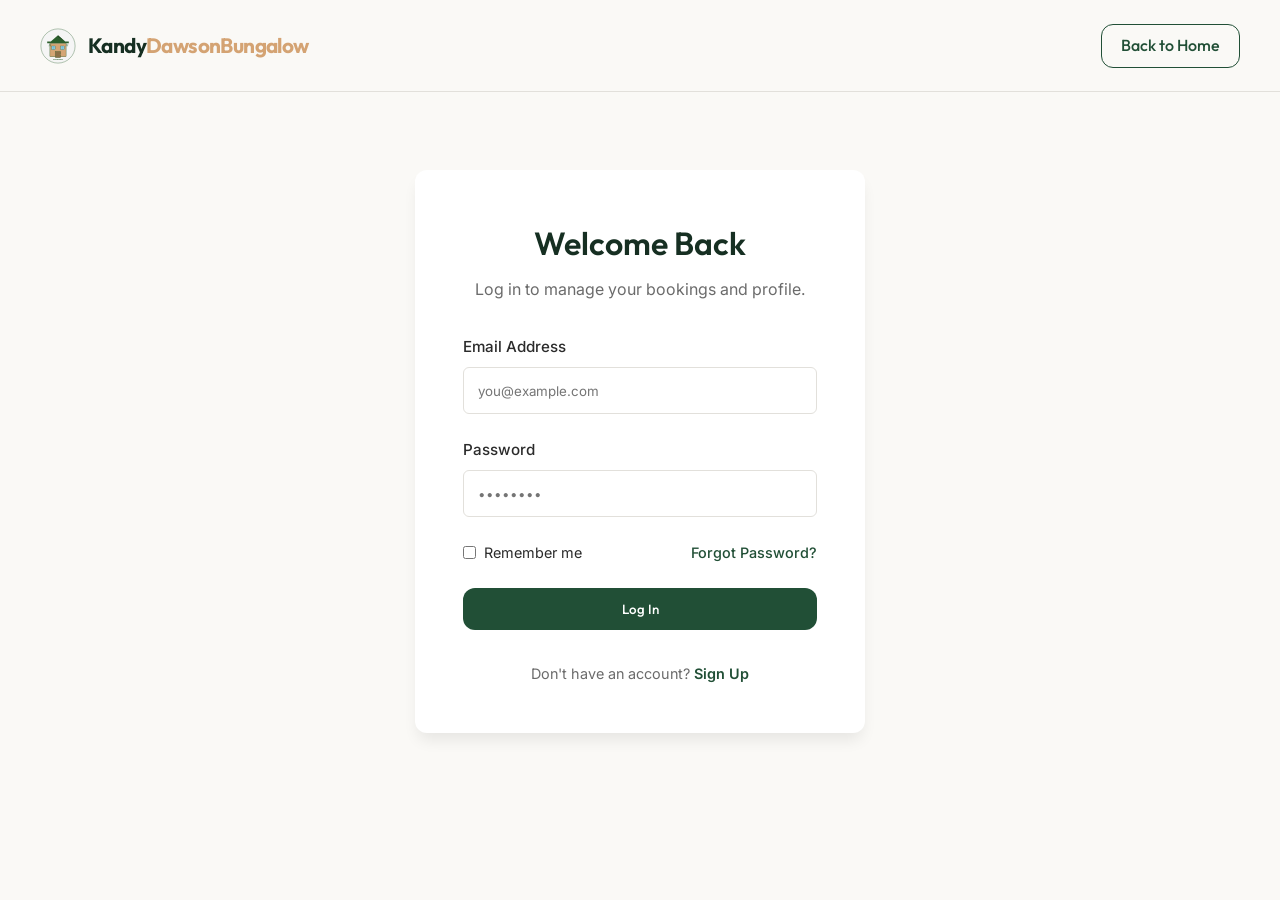
<file: login.html>
<!DOCTYPE html>
<html lang="en">

<head>
    <meta charset="UTF-8">
    <meta name="viewport" content="width=device-width, initial-scale=1.0">
    <title>Login | KandyDawsonBungalow</title>
    <link rel="icon" type="image/svg+xml" href="assets/images/logo.svg">
    <link rel="stylesheet" href="assets/css/styles.css">
    <style>
        body {
            background-color: var(--bg-color);
        }

        .error-msg {
            display: none;
            background: #fff0f0;
            color: #c0392b;
            border: 1px solid #f5c6c6;
            border-radius: 8px;
            padding: 0.75rem 1rem;
            font-size: 0.9rem;
            margin-bottom: 1.25rem;
        }
    </style>
    <link href='https://unpkg.com/boxicons@2.1.4/css/boxicons.min.css' rel='stylesheet'>
</head>

<body>

    <!-- Navbar -->
    <header class="site-header" style="border-bottom: none;">
        <nav class="navbar container" style="border-bottom: none;">
            <div class="nav-brand">
                <a href="index.html">
                    <img src="assets/images/logo.svg" alt="KandyDawsonBungalow Logo" class="logo">
                    <h1>Kandy<span>DawsonBungalow</span></h1>
                </a>
            </div>
            <div class="nav-actions auth-actions">
                <a href="index.html" class="btn btn-outline" style="padding: 0.5rem 1.2rem;">Back to Home</a>
            </div>
        </nav>
    </header>

    <!-- Login Form -->
    <div class="auth-wrapper">
        <div class="auth-container">
            <h2>Welcome Back</h2>
            <p>Log in to manage your bookings and profile.</p>

            <!-- Error banner -->
            <div class="error-msg" id="error-msg"></div>

            <form id="login-form">
                <div class="form-group">
                    <label for="email">Email Address</label>
                    <input type="email" id="email" placeholder="you@example.com" required>
                </div>

                <div class="form-group">
                    <label for="password">Password</label>
                    <input type="password" id="password" placeholder="••••••••" required>
                </div>

                <div
                    style="display: flex; justify-content: space-between; align-items: center; margin-bottom: 1.5rem; font-size: 0.9rem;">
                    <label style="display: flex; align-items: center; gap: 0.5rem; font-weight: normal;">
                        <input type="checkbox" id="remember-me"> Remember me
                    </label>
                    <a href="reset-password.html" style="color: var(--primary); font-weight: 500;">Forgot Password?</a>
                </div>

                <button type="submit" id="submit-btn" class="btn btn-primary" style="width: 100%;">
                    Log In
                </button>
            </form>

            <div class="auth-footer">
                Don't have an account? <a href="register.html">Sign Up</a>
            </div>
        </div>
    </div>

    <script src="assets/js/custom-alert.js"></script>
    <script src="assets/js/auth.js"></script>
    <script>
        // Redirect away if already logged in
        redirectIfLoggedIn();

        document.getElementById('login-form').addEventListener('submit', async function (e) {
            e.preventDefault();

            hideError('error-msg');

            const email = document.getElementById('email').value.trim();
            const password = document.getElementById('password').value;

            setLoading('submit-btn', true, 'Logging in...');

            try {
                const data = await apiFetch('/api/auth/login', {
                    method: 'POST',
                    body: JSON.stringify({ email, password }),
                });

                // Save token and user info
                saveAuth(data.token, {
                    id: data.id,
                    name: data.name,
                    email: data.email,
                    role: data.role,
                });

                if (typeof window.showCustomAlert === 'function') {
                    await window.showCustomAlert("Login Successful", "Welcome back, " + data.name + "!", "success");
                }

                // Redirect — admins go to admin dashboard, customers to profile
                if (data.role === 'admin') {
                    window.location.href = 'admin.html';
                } else {
                    window.location.href = 'profile.html';
                }

            } catch (err) {
                showError('error-msg', err.message);
                setLoading('submit-btn', false);
            }
        });
    </script>
</body>

</html>
</file>
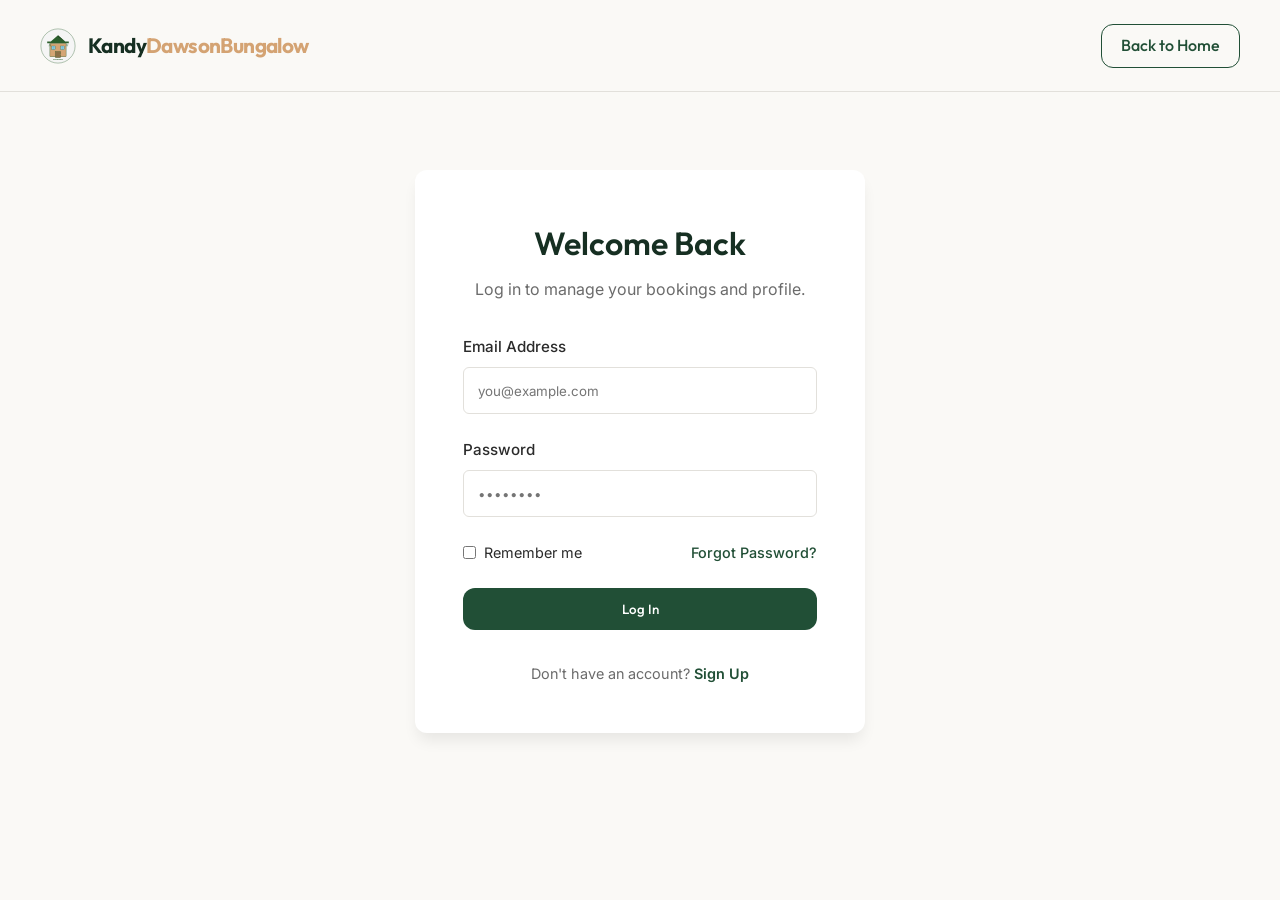
<file: profile.html>
<!DOCTYPE html>
<html lang="en">

<head>
    <meta charset="UTF-8">
    <meta name="viewport" content="width=device-width, initial-scale=1.0">
    <title>My Profile | KandyDawsonBungalow</title>
    <link rel="icon" type="image/svg+xml" href="assets/images/logo.svg">
    <link rel="stylesheet" href="assets/css/styles.css">
    <link rel="stylesheet" href="assets/css/profile.css">
    <link rel="stylesheet" href="assets/css/chatbot-modal.css">

    <link rel="preconnect" href="https://fonts.googleapis.com">
    <link rel="preconnect" href="https://fonts.gstatic.com" crossorigin>
    <link href="https://fonts.googleapis.com/css2?family=Outfit:wght@300;400;500;600;700;800&display=swap" rel="stylesheet">
    
    
    <link rel="stylesheet" href="https://cdnjs.cloudflare.com/ajax/libs/font-awesome/6.4.0/css/all.min.css">

    <style>
        .error-msg {
            display: none;
            background: #fff0f0;
            color: #c0392b;
            border: 1px solid #f5c6c6;
            border-radius: 8px;
            padding: 0.75rem 1rem;
            font-size: 0.9rem;
            margin-bottom: 1rem;
        }

        .success-msg {
            display: none;
            background: #f0fff4;
            color: #276749;
            border: 1px solid #c3e6cb;
            border-radius: 8px;
            padding: 0.75rem 1rem;
            font-size: 0.9rem;
            margin-bottom: 1rem;
        }

        /* Edit form — hidden by default */
        #edit-form-section {
            display: none;
            margin-top: 1.5rem;
        }

        #edit-form-section.open {
            display: block;
        }

        /* Booking cards */
        .booking-card {
            border: 1px solid #e8e8e8;
            border-radius: 12px;
            padding: 1.25rem 1.5rem;
            margin-bottom: 1rem;
            background: #fafafa;
        }

        .booking-card-header {
            display: flex;
            justify-content: space-between;
            align-items: flex-start;
            margin-bottom: 0.75rem;
        }

        .booking-room {
            font-size: 1rem;
            font-weight: 600;
            color: var(--text-dark);
        }

        .booking-type {
            font-size: 0.8rem;
            color: var(--text-light);
            margin-top: 2px;
        }

        .booking-status {
            font-size: 0.75rem;
            font-weight: 600;
            padding: 3px 12px;
            border-radius: 99px;
            text-transform: capitalize;
        }

        .status-pending {
            background: #fffbe6;
            color: #b45309;
        }

        .status-confirmed {
            background: #e8f5e9;
            color: #276749;
        }

        .status-cancelled {
            background: #f5f5f5;
            color: #888;
        }

        .booking-meta {
            display: flex;
            gap: 1.5rem;
            flex-wrap: wrap;
            font-size: 0.85rem;
            color: var(--text-light);
            margin-bottom: 0.75rem;
        }

        .booking-meta span {
            display: flex;
            align-items: center;
            gap: 0.3rem;
        }

        .booking-price {
            font-size: 1rem;
            font-weight: 600;
            color: var(--primary);
        }

        .booking-actions {
            margin-top: 0.75rem;
        }

        .btn-cancel-booking {
            font-size: 0.82rem;
            padding: 0.4rem 1rem;
            background: #fff0f0;
            color: #c0392b;
            border: 1px solid #f5c6c6;
            border-radius: 7px;
            cursor: pointer;
        }

        .btn-cancel-booking:hover {
            background: #ffe0e0;
        }

        .btn-cancel-booking:disabled {
            opacity: 0.5;
            cursor: not-allowed;
        }

        .bookings-empty {
            text-align: center;
            color: var(--text-light);
            padding: 3rem 0;
        }

        .tab-row {
            display: flex;
            gap: 6px;
            flex-wrap: wrap;
            margin-bottom: 1.5rem;
        }

        .tab-btn {
            padding: 5px 14px;
            border-radius: 99px;
            border: 1px solid #e0e0e0;
            background: #fff;
            font-size: 0.82rem;
            cursor: pointer;
            color: var(--text-light);
        }

        .tab-btn.active {
            background: #e8f5e9;
            border-color: #a5d6a7;
            color: var(--primary);
            font-weight: 600;
        }
    </style>
    <link href='https://unpkg.com/boxicons@2.1.4/css/boxicons.min.css' rel='stylesheet'>
</head>

<body>

    <!-- Navbar -->
    <header class="site-header">
        <nav class="navbar container">
            <div class="nav-brand">
                <a href="index.html">
                    <img src="assets/images/logo.svg" alt="KandyDawsonBungalow Logo" class="logo">
                    <h1>Kandy<span>DawsonBungalow</span></h1>
                </a>
            </div>
            <button class="mobile-menu-btn" aria-label="Toggle mobile menu">
                <span></span><span></span><span></span>
            </button>
            <ul class="nav-links">
                <li><a href="index.html">Home</a></li>
                <li><a href="rooms.html">Rooms</a></li>
                <li><a href="about.html">About Us</a></li>
                <li><a href="reviews.html">Reviews</a></li>
                <li><a href="contact.html">Contact Us</a></li>
            </ul>
            <div class="nav-actions">
                <a href="profile.html" class="active" id="nav-profile-link"
                    style="font-weight:600; color:var(--primary);">My Profile</a>
                <button id="logout-btn" class="btn btn-outline" style="padding: 0.5rem 1rem;">
                    Log Out
                </button>
            </div>
        </nav>
    </header>

    <!-- Profile Header -->
    <section class="profile-header">
        <div class="container">
            <div class="profile-title-area">
                <div class="profile-avatar" id="profile-avatar">?</div>
                <div class="profile-greeting">
                    <h1 id="greeting-name">Welcome</h1>
                    <p>Manage your account details and view your bookings</p>
                </div>
            </div>
        </div>
    </section>

    <!-- Main Content -->
    <section class="container" style="padding-top: 3rem; padding-bottom: 6rem; display: flex; gap: 2rem; flex-wrap: wrap;">

        <!-- Sidebar — Personal Details -->
        <div class="profile-sidebar">
            <div class="profile-card" style="border-radius:16px;overflow:hidden;padding:0;">

                <!-- Card Header -->
                <div style="background:linear-gradient(135deg,var(--primary,#214f36),#2d6a4f);
                            padding:1.4rem 1.6rem 1.2rem;">
                    <h2 style="color:#fff;font-size:1.15rem;font-weight:700;margin:0 0 2px;">Personal Details</h2>
                    <p style="color:rgba(255,255,255,0.65);font-size:0.8rem;margin:0;">Your account information</p>
                </div>

                <!-- View mode -->
                <div id="view-details" style="padding:1.4rem 1.6rem;">
                    <div style="display:flex;flex-direction:column;gap:0;">

                        <!-- Full Name -->
                        <div style="display:flex;align-items:center;gap:0.9rem;padding:0.85rem 0;border-bottom:1px solid #f0f0f0;">
                            <div style="width:36px;height:36px;border-radius:50%;background:#e8f5e9;display:flex;align-items:center;justify-content:center;flex-shrink:0;font-size:1rem;">👤</div>
                            <div style="min-width:0;">
                                <p style="margin:0;font-size:0.72rem;color:#aaa;text-transform:uppercase;font-weight:600;letter-spacing:0.5px;">Full Name</p>
                                <p id="profile-name" style="margin:2px 0 0;font-weight:600;color:#1a1a2e;font-size:0.95rem;white-space:nowrap;overflow:hidden;text-overflow:ellipsis;">Loading...</p>
                            </div>
                        </div>

                        <!-- Email -->
                        <div style="display:flex;align-items:center;gap:0.9rem;padding:0.85rem 0;border-bottom:1px solid #f0f0f0;">
                            <div style="width:36px;height:36px;border-radius:50%;background:#e3f2fd;display:flex;align-items:center;justify-content:center;flex-shrink:0;font-size:1rem;">✉️</div>
                            <div style="min-width:0;">
                                <p style="margin:0;font-size:0.72rem;color:#aaa;text-transform:uppercase;font-weight:600;letter-spacing:0.5px;">Email Address</p>
                                <p id="profile-email" style="margin:2px 0 0;font-weight:600;color:#1a1a2e;font-size:0.9rem;white-space:nowrap;overflow:hidden;text-overflow:ellipsis;">Loading...</p>
                            </div>
                        </div>

                        <!-- Phone -->
                        <div style="display:flex;align-items:center;gap:0.9rem;padding:0.85rem 0;border-bottom:1px solid #f0f0f0;">
                            <div style="width:36px;height:36px;border-radius:50%;background:#fff3e0;display:flex;align-items:center;justify-content:center;flex-shrink:0;font-size:1rem;">📞</div>
                            <div style="min-width:0;">
                                <p style="margin:0;font-size:0.72rem;color:#aaa;text-transform:uppercase;font-weight:600;letter-spacing:0.5px;">Phone Number</p>
                                <p id="profile-phone" style="margin:2px 0 0;font-weight:600;color:#1a1a2e;font-size:0.95rem;">—</p>
                            </div>
                        </div>

                        <!-- Password -->
                        <div style="display:flex;align-items:center;gap:0.9rem;padding:0.85rem 0;">
                            <div style="width:36px;height:36px;border-radius:50%;background:#fce4ec;display:flex;align-items:center;justify-content:center;flex-shrink:0;font-size:1rem;">🔒</div>
                            <div>
                                <p style="margin:0;font-size:0.72rem;color:#aaa;text-transform:uppercase;font-weight:600;letter-spacing:0.5px;">Password</p>
                                <p style="margin:2px 0 2px;font-weight:600;color:#1a1a2e;letter-spacing:2px;">••••••••</p>
                                <a href="reset-password.html" style="font-size:0.78rem;color:var(--primary,#214f36);font-weight:600;text-decoration:none;border-bottom:1px dashed var(--primary,#214f36);">Change Password</a>
                            </div>
                        </div>

                    </div>

                    <button id="edit-toggle-btn" class="btn btn-outline"
                        style="width:100%;margin-top:1.2rem;border-radius:10px;font-weight:600;">
                        ✏️ Edit Details
                    </button>
                </div>

                <!-- Edit form (hidden until Edit is clicked) -->
                <div id="edit-form-section" style="padding:1.4rem 1.6rem;">
                    <div style="margin-bottom:1rem;">
                        <p style="margin:0;font-size:1rem;font-weight:700;color:#1a1a2e;">Edit Your Details</p>
                        <p style="margin:2px 0 0;font-size:0.8rem;color:#aaa;">Update your name or phone number below</p>
                    </div>
                    <div class="error-msg" id="edit-error"></div>
                    <div class="success-msg" id="edit-success"></div>

                    <div class="form-group">
                        <label for="edit-name" style="font-size:0.8rem;font-weight:600;text-transform:uppercase;letter-spacing:0.4px;color:#555;">Full Name</label>
                        <input type="text" id="edit-name" required pattern="^[A-Za-z\s'\\-]{2,100}$" maxlength="100"
                            title="Full name should only contain letters, spaces, apostrophes, or hyphens."
                            style="border-radius:10px;">
                    </div>
                    <div class="form-group">
                        <label for="edit-phone" style="font-size:0.8rem;font-weight:600;text-transform:uppercase;letter-spacing:0.4px;color:#555;">Phone Number</label>
                        <input type="tel" id="edit-phone" placeholder="+94771234567"
                            pattern="^\+?[0-9\s\-()]{10,20}$" maxlength="20"
                            title="Enter a valid phone number with exactly 10 digits, optional +, spaces, hyphens, or parentheses"
                            style="border-radius:10px;">
                    </div>
                    <div style="display:flex;gap:0.75rem;margin-top:1rem;">
                        <button id="save-btn" class="btn btn-primary" style="flex:1;border-radius:10px;font-weight:600;">Save Changes</button>
                        <button id="cancel-edit-btn" class="btn btn-outline" style="flex:1;border-radius:10px;font-weight:600;">Cancel</button>
                    </div>
                </div>
            </div>
        </div>

        <!-- Main — Bookings -->
        <div class="profile-main">
            <div class="profile-card">
                <div style="display: flex; justify-content: space-between; align-items: center; margin-bottom: 1.5rem;">
                    <h2>My Bookings</h2>
                    <a href="rooms.html" class="btn btn-primary" style="padding: 0.5rem 1rem;">Book a Room</a>
                </div>

                <!-- Status filter tabs -->
                <div class="tab-row" id="tab-row">
                    <button class="tab-btn active" data-status="all">All</button>
                    <button class="tab-btn" data-status="pending">Pending</button>
                    <button class="tab-btn" data-status="confirmed">Confirmed</button>
                    <button class="tab-btn" data-status="cancelled">Cancelled</button>
                </div>

                <div id="user-bookings-container">
                    <p style="text-align: center; color: var(--text-light); padding: 2rem 0;">
                        Loading your bookings...
                    </p>
                </div>
            </div>
        </div>

    </section>

    <!-- Footer -->
    <footer>
        <div class="container">
            <div class="footer-grid">
                <div class="footer-col">
                    <h3>KandyDawsonBungalow</h3>
                    <p>Your peaceful escape in the hills of Sri Lanka.</p>
                </div>
                <div class="footer-col" style="padding-left: 2rem;">
                    <h3>Quick Links</h3>
                    <a href="index.html">Home</a>
                    <a href="rooms.html">Rooms & Rates</a>
                    <a href="about.html">About Us</a>
                    <a href="reviews.html">Reviews</a>
                    <a href="contact.html">Contact</a>
                </div>
                <div class="footer-col">
                    <h3>Contact Info</h3>
                    <p>📍 Kadugannawa, Sri Lanka</p>
                    <p>📞 +94 123 456 789</p>
                    <p>✉️ bookings@dawsonbungalow.com</p>
                </div>
            </div>
            <div class="footer-bottom">
                &copy; 2026 KandyDawsonBungalow. All rights reserved.
            </div>
        </div>
    </footer>

    <!-- Chatbot Widget -->
<div class="chatbot-widget">
    <button class="chat-toggle-btn" id="chat-toggle-btn" aria-label="Open chat">
        <img src="https://cdn-icons-png.flaticon.com/512/4712/4712109.png" alt="Chat" width="30" height="30">
    </button>
</div>


<div id="chatbot-modal">
  <div class="chatbot-modal-content">
    <button id="chatbot-close" aria-label="Close chat">&times;</button>
  </div>
</div>

    <script src="assets/js/custom-alert.js"></script>
    <script src="assets/js/chatbot-modal.js"></script>
    <script src="assets/js/auth.js"></script>
    <script src="assets/js/main.js"></script>
    <script>
        // Guard — must be logged in
        requireLogin();

        // ── State ──────────────────────────────────────────────────────────────
        let allBookings = [];
        let activeStatus = 'all';

        // ── Load profile from API ──────────────────────────────────────────────
        async function loadProfile() {
            try {
                const user = await apiFetch('/api/auth/profile');

                // Update avatar and greeting
                document.getElementById('profile-avatar').textContent =
                    user.name ? user.name.charAt(0).toUpperCase() : '?';
                document.getElementById('greeting-name').textContent =
                    'Welcome, ' + user.name;

                // Fill detail fields
                document.getElementById('profile-name').textContent = user.name || '—';
                document.getElementById('profile-email').textContent = user.email || '—';
                document.getElementById('profile-phone').textContent = user.phone || '—';

                // Pre-fill edit fields
                document.getElementById('edit-name').value = user.name || '';
                document.getElementById('edit-phone').value = user.phone || '';

            } catch (err) {
                console.error('Failed to load profile:', err.message);
            }
        }

        // ── Load bookings from API ─────────────────────────────────────────────
        async function loadBookings() {
            const container = document.getElementById('user-bookings-container');
            try {
                allBookings = await apiFetch('/api/bookings/my');
                console.log('📋 API /bookings/my response:', allBookings);
                if (allBookings.length > 0) {
                    console.log('First booking fields:', JSON.stringify(allBookings[0], null, 2));
                }
                renderBookings();
            } catch (err) {
                container.innerHTML = `
                    <p style="text-align:center;color:#c0392b;padding:2rem 0;">
                        Failed to load bookings. Please refresh.
                    </p>`;
            }
        }

        // ── Render bookings filtered by activeStatus ───────────────────────────
        function renderBookings() {
            const container = document.getElementById('user-bookings-container');
            const filtered = activeStatus === 'all'
                ? allBookings
                : allBookings.filter(b => b.status === activeStatus);

            if (filtered.length === 0) {
                container.innerHTML = `
                    <div class="bookings-empty">
                        <p>${activeStatus === 'all'
                        ? "You haven't made any bookings yet."
                        : `No ${activeStatus} bookings found.`}</p>
                        ${activeStatus === 'all'
                        ? '<a href="rooms.html" class="btn btn-primary" style="margin-top:1rem;display:inline-block;">Browse Rooms</a>'
                        : ''}
                    </div>`;
                return;
            }

            container.innerHTML = filtered.map(b => buildBookingCard(b)).join('');

            // Attach cancel button listeners
            container.querySelectorAll('.btn-cancel-booking').forEach(btn => {
                btn.addEventListener('click', () => cancelBooking(btn.dataset.id));
            });
        }

        // ── Build a single booking card HTML string ────────────────────────────
        function buildBookingCard(b) {
            const checkIn = new Date(b.checkInDate).toLocaleDateString('en-LK',
                { day: 'numeric', month: 'short', year: 'numeric' });
            const checkOut = new Date(b.checkOutDate).toLocaleDateString('en-LK',
                { day: 'numeric', month: 'short', year: 'numeric' });

            const statusColors = {
                pending: { bg: '#fffbe6', color: '#b45309', dot: '#f59e0b' },
                confirmed: { bg: '#e8f5e9', color: '#276749', dot: '#22c55e' },
                cancelled: { bg: '#f5f5f5', color: '#888', dot: '#ccc' },
            };
            const sc = statusColors[b.status] || statusColors.pending;
            const statusLabel = b.status.charAt(0).toUpperCase() + b.status.slice(1);

            const cancelBtn = b.status === 'pending'
                ? `<button class="btn-cancel-booking" data-id="${b.id}"
                        style="font-size:0.8rem;padding:0.4rem 1.1rem;background:#fff0f0;color:#c0392b;
                               border:1px solid #f5c6c6;border-radius:8px;cursor:pointer;font-weight:500;">
                       Cancel Booking</button>`
                : b.status === 'confirmed'
                    ? `<p style="font-size:0.78rem;color:#aaa;margin:0;font-style:italic;">Contact us to cancel a confirmed booking.</p>`
                    : '';

            const requests = b.specialRequests
                ? `<div style="background:#f9f9f9;border-radius:8px;padding:0.6rem 0.9rem;
                               font-size:0.82rem;color:#666;border-left:3px solid #c3e6cb;">
                       📝 ${b.specialRequests}
                   </div>`
                : '';

            const promoBadge = b.promoCode
                ? `<span style="display:inline-flex;align-items:center;gap:5px;
                               background:linear-gradient(135deg,#e8f5e9,#d4edda);
                               color:#276749;padding:4px 12px;border-radius:20px;
                               font-size:0.75rem;font-weight:700;border:1px solid #a5d6a7;">
                       🏷️ ${b.promoCode}
                   </span>`
                : '';

            // Calculate nights from dates since API may not return totalNights
            const nights = b.totalNights || Math.ceil(
                (new Date(b.checkOutDate) - new Date(b.checkInDate)) / (1000 * 60 * 60 * 24)
            ) || 0;

            // Room info — use what the API provides with safe fallbacks
            const roomLabel = b.roomNumber ? `Room ${b.roomNumber}` : (b.roomId || 'Your Room');
            const roomType = b.roomType || '';

            return `
                <div id="booking-${b.id}" style="
                    background:#fff;border:1px solid #eaeaea;border-radius:14px;
                    margin-bottom:1.1rem;overflow:hidden;
                    box-shadow:0 2px 10px rgba(0,0,0,0.05);
                    transition:box-shadow 0.2s;
                " onmouseenter="this.style.boxShadow='0 4px 20px rgba(0,0,0,0.1)'"
                   onmouseleave="this.style.boxShadow='0 2px 10px rgba(0,0,0,0.05)'">

                    <!-- Card Header -->
                    <div style="display:flex;justify-content:space-between;align-items:center;
                                padding:1rem 1.4rem;border-bottom:1px solid #f0f0f0;">
                        <div>
                            <p style="margin:0;font-weight:700;font-size:1rem;color:#1a1a2e;">${roomLabel}</p>
                            <p style="margin:2px 0 0;font-size:0.8rem;color:#888;">${roomType}</p>
                        </div>
                        <span style="display:inline-flex;align-items:center;gap:6px;
                                     background:${sc.bg};color:${sc.color};
                                     padding:4px 12px;border-radius:20px;font-size:0.75rem;font-weight:700;">
                            <span style="width:7px;height:7px;border-radius:50%;background:${sc.dot};display:inline-block;"></span>
                            ${statusLabel}
                        </span>
                    </div>

                    <!-- Date + Guests Strip -->
                    <div style="display:flex;align-items:center;padding:1rem 1.4rem;background:#fafafa;gap:0.5rem;">
                        <div style="text-align:center;flex:1;">
                            <p style="margin:0;font-size:0.7rem;color:#aaa;text-transform:uppercase;font-weight:600;letter-spacing:0.5px;">Check-In</p>
                            <p style="margin:4px 0 0;font-weight:700;font-size:0.9rem;color:#1a1a2e;">${checkIn}</p>
                        </div>
                        <div style="text-align:center;padding:0 0.5rem;">
                            <div style="font-size:1rem;color:#ccc;">→</div>
                            <div style="font-size:0.68rem;color:#aaa;">${nights}N</div>
                        </div>
                        <div style="text-align:center;flex:1;">
                            <p style="margin:0;font-size:0.7rem;color:#aaa;text-transform:uppercase;font-weight:600;letter-spacing:0.5px;">Check-Out</p>
                            <p style="margin:4px 0 0;font-weight:700;font-size:0.9rem;color:#1a1a2e;">${checkOut}</p>
                        </div>
                        <div style="width:1px;height:36px;background:#e5e5e5;margin:0 0.75rem;"></div>
                        <div style="text-align:center;flex:0.8;">
                            <p style="margin:0;font-size:0.7rem;color:#aaa;text-transform:uppercase;font-weight:600;letter-spacing:0.5px;">Guests</p>
                            <p style="margin:4px 0 0;font-weight:700;font-size:0.9rem;color:#1a1a2e;">👥 ${b.guests}</p>
                        </div>
                    </div>

                    <!-- Price + Promo + Actions -->
                    <div style="display:flex;justify-content:space-between;align-items:center;
                                flex-wrap:wrap;gap:0.75rem;padding:0.9rem 1.4rem;border-top:1px solid #f0f0f0;">
                        <div style="display:flex;align-items:center;gap:0.7rem;flex-wrap:wrap;">
                            <span style="font-size:1.15rem;font-weight:800;color:var(--primary);">LKR ${Number(b.totalPrice || 0).toLocaleString()}</span>
                            ${promoBadge}
                        </div>
                        <div>${cancelBtn}</div>
                    </div>

                    ${requests ? `<div style="padding:0 1.4rem 1rem;">${requests}</div>` : ''}
                </div>`;
        }

        // ── Cancel a booking ───────────────────────────────────────────────────
        async function cancelBooking(bookingId) {
            let confirmed = false;
            if (typeof window.showCustomConfirm === 'function') {
                confirmed = await window.showCustomConfirm("Cancel Booking", "Are you sure you want to cancel this booking?");
            } else {
                confirmed = confirm('Are you sure you want to cancel this booking?');
            }

            if (!confirmed) return;

            const btn = document.querySelector(`.btn-cancel-booking[data-id="${bookingId}"]`);
            if (btn) { btn.disabled = true; btn.textContent = 'Cancelling...'; }

            try {
                const updated = await apiFetch(`/api/bookings/my/${bookingId}/cancel`, {
                    method: 'PATCH',
                });

                // Update local state and re-render
                allBookings = allBookings.map(b => b.id === bookingId ? updated : b);
                renderBookings();

            } catch (err) {
                if (typeof window.showCustomAlert === 'function') {
                    await window.showCustomAlert('Error', err.message, 'error');
                } else {
                    alert(err.message);
                }
                if (btn) { btn.disabled = false; btn.textContent = 'Cancel Booking'; }
            }
        }

        // ── Tab filter buttons ─────────────────────────────────────────────────
        document.getElementById('tab-row').addEventListener('click', function (e) {
            const btn = e.target.closest('.tab-btn');
            if (!btn) return;

            document.querySelectorAll('.tab-btn').forEach(b => b.classList.remove('active'));
            btn.classList.add('active');
            activeStatus = btn.dataset.status;
            renderBookings();
        });

        // ── Edit profile toggle ────────────────────────────────────────────────
        document.getElementById('edit-toggle-btn').addEventListener('click', function () {
            document.getElementById('edit-form-section').classList.add('open');
            document.getElementById('edit-toggle-btn').style.display = 'none';
            hideError('edit-error');
            hideError('edit-success');
        });

        document.getElementById('cancel-edit-btn').addEventListener('click', function () {
            document.getElementById('edit-form-section').classList.remove('open');
            document.getElementById('edit-toggle-btn').style.display = 'block';
        });

        const editNameInput = document.getElementById('edit-name');
        const editPhoneInput = document.getElementById('edit-phone');

        editNameInput?.addEventListener('input', function () {
            this.value = this.value.replace(/[^A-Za-z\s'\-]/g, '');
        });

        editPhoneInput?.addEventListener('input', function () {
            this.value = this.value.replace(/[^0-9+\s\-()]/g, '');
        });

        // ── Save profile ───────────────────────────────────────────────────────
        document.getElementById('save-btn').addEventListener('click', async function () {
            hideError('edit-error');
            hideError('edit-success');

            const name = editNameInput.value.trim();
            const phone = editPhoneInput.value.trim();

            // Validation
            const nameRegex = /^[A-Za-z\s'\-]{2,100}$/;
            if (!name || !nameRegex.test(name)) {
                showError('edit-error', 'Please enter a valid full name with only letters, spaces, apostrophes, or hyphens.');
                return;
            }

            if (phone) {
                const phoneRegex = /^\+?[0-9\s\-()]{10,20}$/;
                const digitsOnly = phone.replace(/[\s\-()]/g, "");
                if (!phoneRegex.test(phone) || digitsOnly.length !== 10) {
                    showError('edit-error', 'Please enter a valid phone number with exactly 10 digits.');
                    return;
                }
            }

            setLoading('save-btn', true, 'Saving...');

            try {
                const updated = await apiFetch('/api/auth/profile', {
                    method: 'PUT',
                    body: JSON.stringify({ name, phone }),
                });

                // Update displayed values
                document.getElementById('profile-name').textContent = updated.name || '—';
                document.getElementById('profile-phone').textContent = updated.phone || '—';
                document.getElementById('profile-avatar').textContent =
                    updated.name ? updated.name.charAt(0).toUpperCase() : '?';
                document.getElementById('greeting-name').textContent =
                    'Welcome, ' + updated.name;

                // Update localStorage user object
                const stored = getUser();
                saveAuth(getToken(), { ...stored, name: updated.name });

                showSuccess('edit-success', 'Profile updated successfully.');

                setTimeout(() => {
                    document.getElementById('edit-form-section').classList.remove('open');
                    document.getElementById('edit-toggle-btn').style.display = 'block';
                    hideError('edit-success');
                }, 1500);

            } catch (err) {
                showError('edit-error', err.message);
            } finally {
                setLoading('save-btn', false);
            }
        });

        // ── Logout ─────────────────────────────────────────────────────────────
        document.getElementById('logout-btn').addEventListener('click', async function () {
            clearAuth();
            if (typeof window.showCustomAlert === 'function') {
                await window.showCustomAlert("Logged Out", "You have successfully logged out.", "success");
            }
            window.location.href = 'index.html';
        });

        // ── Init ───────────────────────────────────────────────────────────────
        loadProfile();
        loadBookings();
    </script>
</body>

</html>
</file>
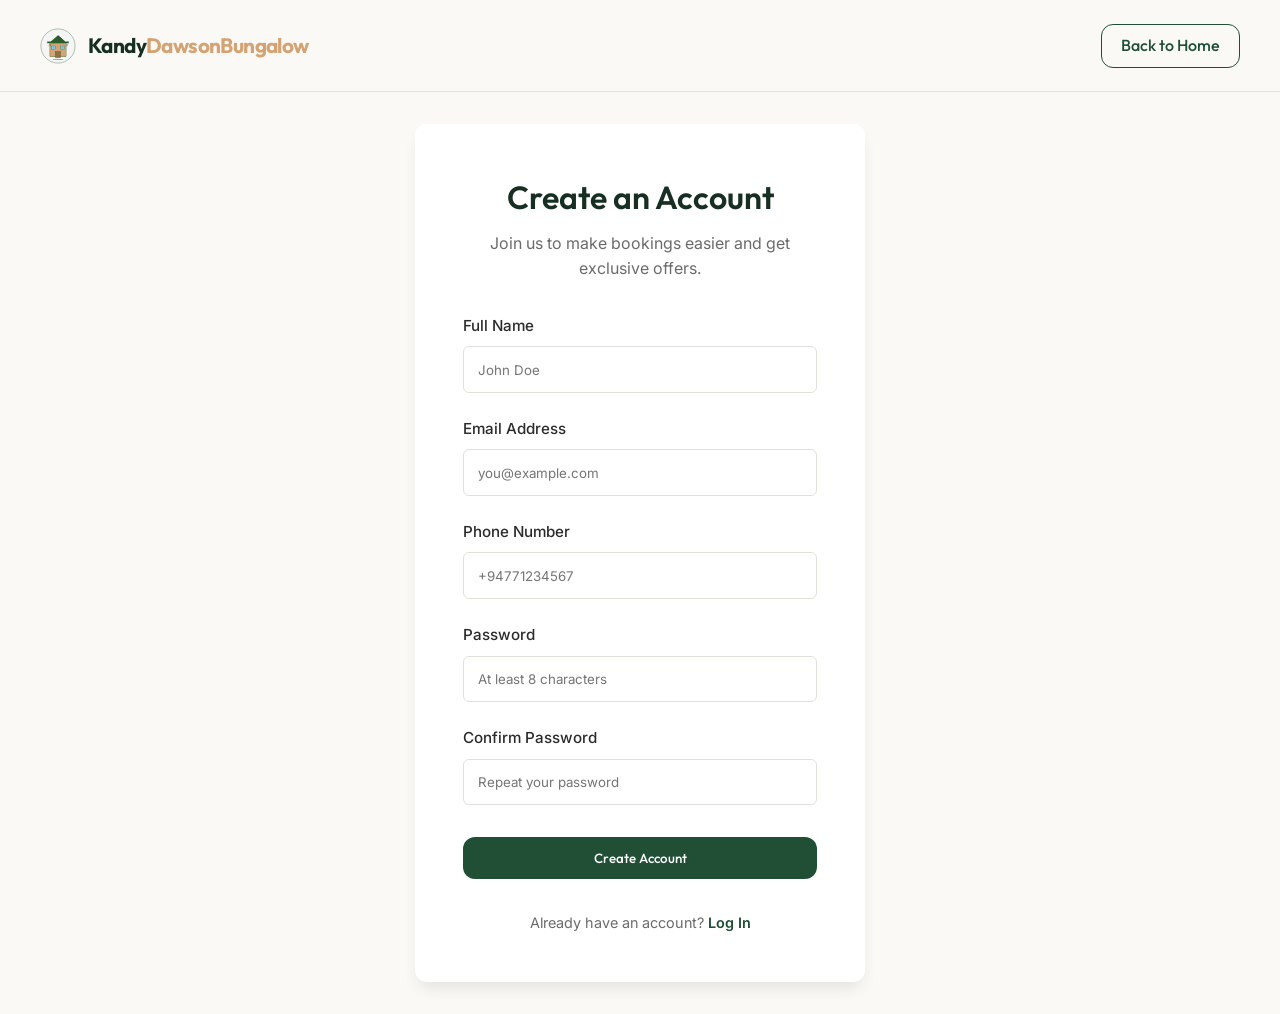
<file: register.html>
<!DOCTYPE html>
<html lang="en">
<head>
    <meta charset="UTF-8">
    <meta name="viewport" content="width=device-width, initial-scale=1.0">
    <title>Register | KandyDawsonBungalow</title>
    <link rel="icon" type="image/svg+xml" href="assets/images/logo.svg">
    <link rel="stylesheet" href="assets/css/styles.css">
    <style>
        body { background-color: var(--bg-color); }

        .error-msg {
            display: none;
            background: #fff0f0;
            color: #c0392b;
            border: 1px solid #f5c6c6;
            border-radius: 8px;
            padding: 0.75rem 1rem;
            font-size: 0.9rem;
            margin-bottom: 1.25rem;
        }

        .success-msg {
            display: none;
            background: #f0fff4;
            color: #276749;
            border: 1px solid #c3e6cb;
            border-radius: 8px;
            padding: 0.75rem 1rem;
            font-size: 0.9rem;
            margin-bottom: 1.25rem;
        }
    </style>
    <link href='https://unpkg.com/boxicons@2.1.4/css/boxicons.min.css' rel='stylesheet'>
</head>
<body>

    <!-- Navbar -->
    <header class="site-header" style="border-bottom: none;">
        <nav class="navbar container" style="border-bottom: none;">
            <div class="nav-brand">
                <a href="index.html">
                    <img src="assets/images/logo.svg" alt="KandyDawsonBungalow Logo" class="logo">
                    <h1>Kandy<span>DawsonBungalow</span></h1>
                </a>
            </div>
            <div class="nav-actions auth-actions">
                <a href="index.html" class="btn btn-outline" style="padding: 0.5rem 1.2rem;">Back to Home</a>
            </div>
        </nav>
    </header>

    <!-- Register Form -->
    <div class="auth-wrapper">
        <div class="auth-container">
            <h2>Create an Account</h2>
            <p>Join us to make bookings easier and get exclusive offers.</p>

            <!-- Error / success banners -->
            <div class="error-msg"   id="error-msg"></div>
            <div class="success-msg" id="success-msg"></div>

            <form id="register-form">
                <div class="form-group">
                    <label for="name">Full Name</label>
                    <input type="text" id="name" placeholder="John Doe" required pattern="^[A-Za-z\s'\-]{2,100}$" maxlength="100" title="Full name should only contain letters, spaces, apostrophes, or hyphens.">
                </div>

                <div class="form-group">
                    <label for="email">Email Address</label>
                    <input type="email" id="email" placeholder="you@example.com" required>
                </div>

                <div class="form-group">
                    <label for="phone">Phone Number</label>
                    <input type="tel" id="phone" placeholder="+94771234567" required inputmode="tel" pattern="^\+?[0-9\s\-()]{10,20}$" maxlength="20" title="Enter a valid phone number with exactly 10 digits, optional +, spaces, hyphens, or parentheses">
                </div>

                <div class="form-group">
                    <label for="password">Password</label>
                    <input type="password" id="password" placeholder="At least 8 characters" required minlength="8">
                </div>

                <div class="form-group" style="margin-bottom: 2rem;">
                    <label for="confirm-password">Confirm Password</label>
                    <input type="password" id="confirm-password" placeholder="Repeat your password" required minlength="8">
                </div>

                <button type="submit" id="submit-btn" class="btn btn-primary" style="width: 100%;">
                    Create Account
                </button>
            </form>

            <div class="auth-footer">
                Already have an account? <a href="login.html">Log In</a>
            </div>
        </div>
    </div>

    <script src="assets/js/auth.js"></script>
    <script>
        // Redirect away if already logged in
        redirectIfLoggedIn();

        const nameInput = document.getElementById('name');
        const phoneInput = document.getElementById('phone');

        nameInput?.addEventListener('input', function () {
            this.value = this.value.replace(/[^A-Za-z\s'\-]/g, '');
        });

        phoneInput?.addEventListener('input', function () {
            this.value = this.value.replace(/[^0-9+\s\-()]/g, '');
        });

        document.getElementById('register-form').addEventListener('submit', async function (e) {
            e.preventDefault();

            hideError('error-msg');
            hideError('success-msg');

            const name            = nameInput.value.trim();
            const email           = document.getElementById('email').value.trim();
            const phone           = phoneInput.value.trim();
            const password        = document.getElementById('password').value;
            const confirmPassword = document.getElementById('confirm-password').value;

            // Client-side validation
            const nameRegex = /^[A-Za-z\s'\-]{2,100}$/;
            if (!name || !nameRegex.test(name)) {
                showError('error-msg', 'Please enter a valid full name with only letters, spaces, apostrophes, or hyphens.');
                return;
            }

            const emailRegex = /^[^\s@]+@[^\s@]+\.[^\s@]+$/;
            if (!email || !emailRegex.test(email)) {
                showError('error-msg', 'Please enter a valid email address.');
                return;
            }

            const phoneRegex = /^\+?[0-9\s\-()]{10,20}$/;
            const digitsOnly = phone.replace(/[\s\-()]/g, "");
            if (!phone || !phoneRegex.test(phone) || digitsOnly.length !== 10) {
                showError('error-msg', 'Please enter a valid phone number with exactly 10 digits.');
                return;
            }

            if (!password) {
                showError('error-msg', 'Please enter a password.');
                return;
            }

            if (password !== confirmPassword) {
                showError('error-msg', 'Passwords do not match.');
                return;
            }

            if (password.length < 8) {
                showError('error-msg', 'Password must be at least 8 characters.');
                return;
            }

            setLoading('submit-btn', true, 'Creating account...');

            try {
                const data = await apiFetch('/api/auth/register', {
                    method: 'POST',
                    body: JSON.stringify({ name, email, password, phone }),
                });

                // Save token and user to localStorage
                saveAuth(data.token, {
                    id:    data.id,
                    name:  data.name,
                    email: data.email,
                    role:  data.role,
                });

                showSuccess('success-msg', 'Account created! Redirecting...');

                // Redirect to profile after short delay
                setTimeout(() => {
                    window.location.href = 'profile.html';
                }, 1200);

            } catch (err) {
                showError('error-msg', err.message);
                setLoading('submit-btn', false);
            }
        });
    </script>
</body>
</html>
</file>
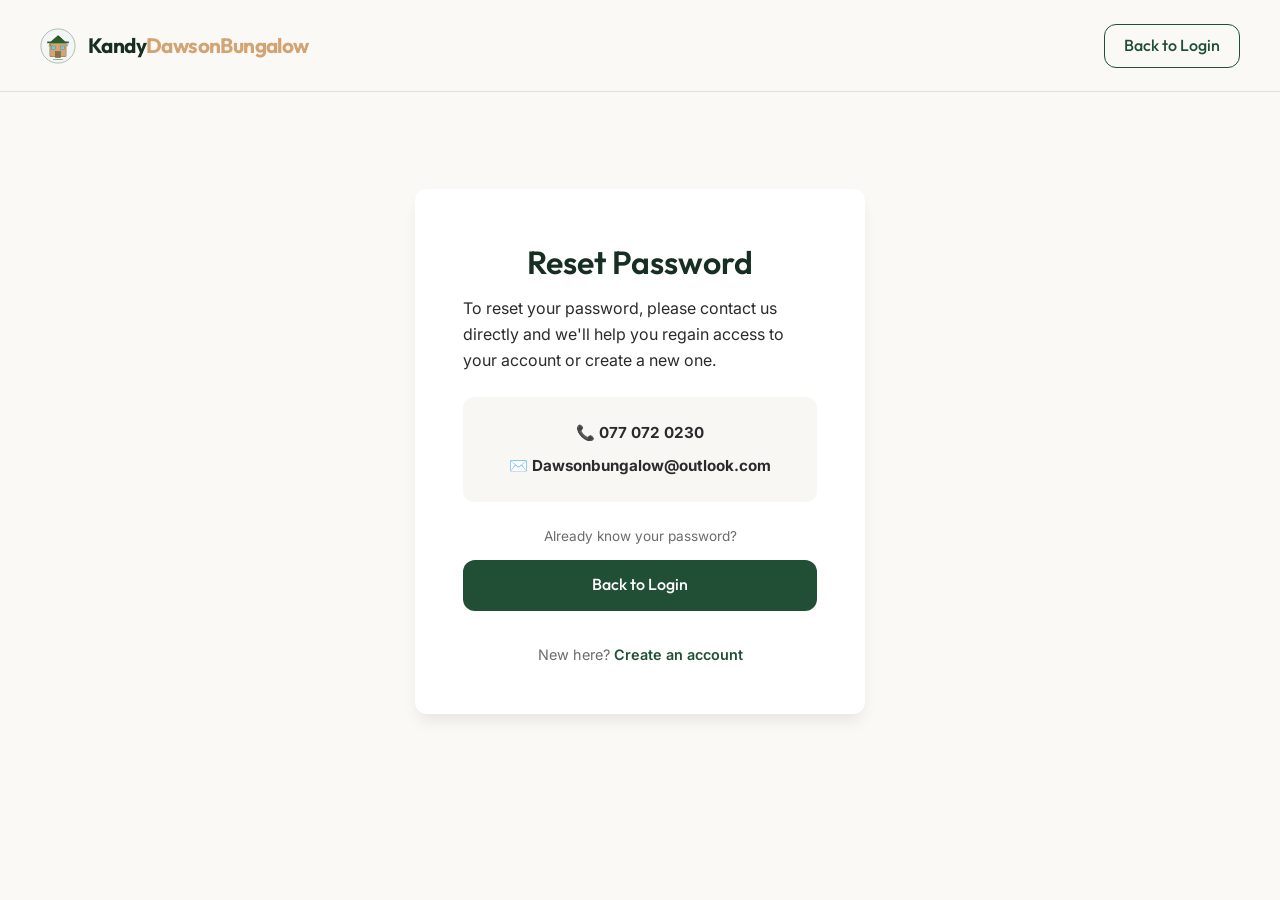
<file: reset-password.html>
<!DOCTYPE html>
<html lang="en">
<head>
    <meta charset="UTF-8">
    <meta name="viewport" content="width=device-width, initial-scale=1.0">
    <title>Reset Password | KandyDawsonBungalow</title>
    <link rel="icon" type="image/svg+xml" href="assets/images/logo.svg">
    <link rel="stylesheet" href="assets/css/styles.css">
    <style>
        body { background-color: var(--bg-color); }

        .error-msg {
            display: none;
            background: #fff0f0;
            color: #c0392b;
            border: 1px solid #f5c6c6;
            border-radius: 8px;
            padding: 0.75rem 1rem;
            font-size: 0.9rem;
            margin-bottom: 1.25rem;
        }

        .success-msg {
            display: none;
            background: #f0fff4;
            color: #276749;
            border: 1px solid #c3e6cb;
            border-radius: 8px;
            padding: 0.75rem 1rem;
            font-size: 0.9rem;
            margin-bottom: 1.25rem;
        }

        /* Step toggle — only one form shown at a time */
        .step { display: none; }
        .step.active { display: block; }
    </style>
    <link href='https://unpkg.com/boxicons@2.1.4/css/boxicons.min.css' rel='stylesheet'>
</head>
<body>

    <!-- Navbar -->
    <header class="site-header" style="border-bottom: none;">
        <nav class="navbar container" style="border-bottom: none;">
            <div class="nav-brand">
                <a href="index.html">
                    <img src="assets/images/logo.svg" alt="KandyDawsonBungalow Logo" class="logo">
                    <h1>Kandy<span>DawsonBungalow</span></h1>
                </a>
            </div>
            <div class="nav-actions auth-actions">
                <a href="login.html" class="btn btn-outline" style="padding: 0.5rem 1.2rem;">Back to Login</a>
            </div>
        </nav>
    </header>

    <div class="auth-wrapper">
        <div class="auth-container">

            <!-- ── STEP 1: Logged-in user changes password ──────────────────── -->
            <!-- Shown when user is already authenticated (came from profile page) -->
            <div class="step" id="step-change">
                <h2>Change Password</h2>
                <p>Enter your current password and choose a new one.</p>

                <div class="error-msg"   id="change-error"></div>
                <div class="success-msg" id="change-success"></div>

                <form id="change-form">
                    <div class="form-group">
                        <label for="current-password">Current Password</label>
                        <input type="password" id="current-password" placeholder="Your current password" required minlength="6">
                    </div>

                    <div class="form-group">
                        <label for="new-password">New Password</label>
                        <input type="password" id="new-password" placeholder="At least 8 characters" required minlength="8">
                    </div>

                    <div class="form-group" style="margin-bottom: 2rem;">
                        <label for="confirm-new-password">Confirm New Password</label>
                        <input type="password" id="confirm-new-password" placeholder="Repeat new password" required minlength="8">
                    </div>

                    <button type="submit" id="change-btn" class="btn btn-primary" style="width: 100%;">
                        Update Password
                    </button>
                </form>

                <div class="auth-footer">
                    <a href="profile.html">← Back to Profile</a>
                </div>
            </div>

            <!-- ── STEP 2: Not logged in — show informational message ──────── -->
            <!-- Real email-based reset requires email infrastructure (SMTP).
                 For now we inform the user to contact the guest house directly.
                 When you add email support later, replace this with the email form. -->
            <div class="step" id="step-contact">
                <h2>Reset Password</h2>
                <p>To reset your password, please contact us directly and we'll help you regain access to your account or create a new one.</p>

                <div style="background: #f8f7f4; border-radius: 10px; padding: 1.5rem; margin: 1.5rem 0; text-align: center;">
                    <p style="font-size: 0.95rem; margin-bottom: 0.5rem;">📞 <strong>077 072 0230</strong></p>
                    <p style="font-size: 0.95rem; margin: 0;">✉️ <strong>Dawsonbungalow@outlook.com</strong></p>
                </div>

                <p style="font-size: 0.85rem; color: var(--text-light); text-align: center;">
                    Already know your password?
                </p>
                <a href="login.html" class="btn btn-primary" style="width: 100%; display: block; text-align: center; margin-top: 0.75rem;">
                    Back to Login
                </a>

                <div class="auth-footer">
                    New here? <a href="register.html">Create an account</a>
                </div>
            </div>

        </div>
    </div>

    <script src="assets/js/auth.js"></script>
    <script>
        // Show the correct step based on login state
        if (isLoggedIn()) {
            document.getElementById('step-change').classList.add('active');
        } else {
            document.getElementById('step-contact').classList.add('active');
        }

        // Change password form (logged-in users only)
        const changeForm = document.getElementById('change-form');
        if (changeForm) {
            changeForm.addEventListener('submit', async function (e) {
                e.preventDefault();

                hideError('change-error');
                hideError('change-success');

                const currentPassword    = document.getElementById('current-password').value;
                const newPassword        = document.getElementById('new-password').value;
                const confirmNewPassword = document.getElementById('confirm-new-password').value;

                if (!currentPassword || currentPassword.length < 6) {
                    showError('change-error', 'Please enter your current password (minimum 6 characters).');
                    return;
                }

                if (!newPassword || newPassword.length < 8) {
                    showError('change-error', 'New password must be at least 8 characters.');
                    return;
                }

                if (!confirmNewPassword || confirmNewPassword.length < 8) {
                    showError('change-error', 'Confirm password must be at least 8 characters.');
                    return;
                }

                if (newPassword !== confirmNewPassword) {
                    showError('change-error', 'New passwords do not match.');
                    return;
                }

                if (newPassword === currentPassword) {
                    showError('change-error', 'New password must be different from your current password.');
                    return;
                }

                setLoading('change-btn', true, 'Updating...');

                try {
                    await apiFetch('/api/auth/change-password', {
                        method: 'PUT',
                        body: JSON.stringify({ currentPassword, newPassword }),
                    });

                    showSuccess('change-success', 'Password updated successfully!');
                    changeForm.reset();

                    // Redirect back to profile after a short delay
                    setTimeout(() => {
                        window.location.href = 'profile.html';
                    }, 1800);

                } catch (err) {
                    showError('change-error', err.message);
                } finally {
                    setLoading('change-btn', false);
                }
            });
        }
    </script>
</body>
</html>
</file>
<file: assets/css/styles.css>
@import url('https://fonts.googleapis.com/css2?family=Outfit:wght@300;400;500;600;700&family=Inter:wght@400;500;600&display=swap');

:root {
  --primary-dark: #162f22;
  --primary: #214f36;
  --primary-light: #347653;
  --secondary: #d4a373;
  --secondary-light: #eaddcf;
  --bg-color: #faf9f6;
  /* Warm off-white */
  --bg-white: #ffffff;
  --text-main: #2b2b2b;
  --text-light: #6b6b6b;
  --border-color: #e2e0db;
  --transition: all 0.3s ease;
  --shadow-sm: 0 4px 6px -1px rgba(0, 0, 0, 0.05);
  --shadow-md: 0 10px 15px -3px rgba(0, 0, 0, 0.08);
  --radius: 12px;
}

* {
  margin: 0;
  padding: 0;
  box-sizing: border-box;
}


.room-slider {
  position: relative;
  width: 100%;
  height: 100%;
  overflow: hidden;
}

.room-slide {
  position: absolute;
  width: 100%;
  height: 100%;
  object-fit: cover;
  display: none;
}

.room-slide.active {
  display: block;
}

.slide-btn {
  position: absolute;
  top: 50%;
  transform: translateY(-50%);
  background: rgba(0, 0, 0, 0.5);
  color: white;
  border: none;
  padding: 6px 10px;
  cursor: pointer;
  z-index: 2;
}

.slide-btn.prev {
  left: 10px;
}

.slide-btn.next {
  right: 10px;
}

body {
  font-family: 'Inter', sans-serif;
  background-color: var(--bg-color);
  color: var(--text-main);
  line-height: 1.6;
}

h1,
h2,
h3,
h4,
h5,
h6 {
  font-family: 'Outfit', sans-serif;
  color: var(--primary-dark);
  font-weight: 600;
}

a {
  text-decoration: none;
  color: inherit;
  transition: var(--transition);
}

ul {
  list-style: none;
}

/* Utilities */
.container {
  max-width: 1200px;
  margin: 0 auto;
  padding: 0 1.5rem;
}

@media (max-width: 600px) {
  .container {
    padding: 0 1rem;
  }
}

.btn {
  display: inline-block;
  padding: 0.8rem 1.8rem;
  border-radius: var(--radius);
  font-weight: 500;
  font-family: 'Outfit', sans-serif;
  cursor: pointer;
  transition: var(--transition);
  border: none;
  text-align: center;
}

.btn-primary {
  background-color: var(--primary);
  color: white;
}

.btn-primary:hover {
  background-color: var(--primary-dark);
  transform: translateY(-2px);
  box-shadow: var(--shadow-md);
}

.btn-secondary {
  background-color: var(--secondary);
  color: white;
}

.btn-secondary:hover {
  background-color: #c09164;
  transform: translateY(-2px);
}

.btn-outline {
  border: 1px solid var(--primary);
  color: var(--primary);
  background: transparent;
}

.btn-outline:hover {
  background-color: var(--primary);
  color: white;
}

/* Image Placeholders */
.img-placeholder {
  background-color: #e5e5e5;
  display: flex;
  align-items: center;
  justify-content: center;
  color: #999;
  font-family: 'Outfit', sans-serif;
  text-transform: uppercase;
  letter-spacing: 2px;
  font-size: 0.9rem;
}

/* Site Header Wrapper */
.site-header {
  position: sticky;
  top: 0;
  z-index: 1000;
  width: 100%;
  margin: 0 auto;
  transform: translateY(0) scaleX(1);
  transform-origin: top center;
  transition: transform 0.5s cubic-bezier(0.22, 1, 0.36, 1);
  will-change: transform;
}

.site-header::before {
  content: '';
  position: absolute;
  inset: 0;
  background: var(--bg-color);
  border-bottom: 1px solid var(--border-color);
  z-index: -1;
  border-radius: 0;
  box-shadow: 0 0 0 rgba(22, 47, 34, 0);
  transition:
    background-color 0.5s ease,
    border-radius 0.5s cubic-bezier(0.22, 1, 0.36, 1),
    backdrop-filter 0.5s ease,
    border 0.5s ease,
    box-shadow 0.5s ease;
}

/* Smooth Floating State */
.site-header.scrolled {
  transform: translateY(16px) scaleX(0.95);
}

.site-header.scrolled::before {
  background-color: rgba(250, 249, 246, 0.85);
  backdrop-filter: blur(12px);
  -webkit-backdrop-filter: blur(12px);
  border: 1px solid rgba(33, 79, 54, 0.15);
  border-radius: 50px;
  box-shadow:
    0 10px 30px rgba(22, 47, 34, 0.12),
    0 1px 8px rgba(0, 0, 0, 0.04);
}

/* Navbar */
.navbar {
  display: flex;
  justify-content: space-between;
  align-items: center;
  padding: 1.5rem 0;
  transition: padding 0.4s cubic-bezier(0.4, 0, 0.2, 1);
}

.site-header.scrolled .navbar {
  padding: 0.75rem 2rem;
}

.nav-brand {
  display: flex;
  align-items: center;
}

.nav-brand a {
  display: inline-flex;
  align-items: center;
  gap: 0.75rem;
}

.nav-brand img {
  width: 36px;
  height: 36px;
  display: block;
  object-fit: contain;
}

.nav-brand h1 {
  font-size: 1.3rem;
  letter-spacing: -0.6px;
  margin: 0;
  line-height: 1;
  font-weight: 700;
  white-space: nowrap;
}

.nav-brand span {
  color: var(--secondary);
}

.nav-links {
  display: flex;
  gap: 1.5rem;
  align-items: center;
}

/* Medium screen adjustments for desktop to prevent navbar wrapping */
@media (min-width: 1025px) and (max-width: 1200px) {
  .navbar {
    padding: 1.2rem 0;
  }
  .nav-brand h1 {
    font-size: 1.35rem;
    letter-spacing: -0.4px;
  }
  .nav-brand img {
    width: 36px;
    height: 36px;
  }
  .nav-brand a {
    gap: 0.5rem;
  }
  .nav-links {
    gap: 1rem;
  }
  .nav-links li a {
    font-size: 0.95rem;
  }
  .nav-actions {
    gap: 0.75rem;
  }
  .btn {
    padding: 0.7rem 1.3rem;
    font-size: 0.9rem;
  }
}

.nav-links li a {
  font-weight: 500;
  color: var(--text-light);
  display: flex;
  align-items: center;
  gap: 8px;
  transition: var(--transition);
}

.nav-links li a i {
  color: var(--primary-light);
  font-size: 1.1rem;
}

.nav-links li a:hover,
.nav-links li a.active {
  color: var(--primary);
}

.nav-actions {
  display: flex;
  gap: 1rem;
  align-items: center;
}

.mobile-only-actions,
.mobile-sidebar-header {
  display: none;
}

/* Hero Section */
.hero {
  height: 80vh;
  min-height: 600px;
  position: relative;
  overflow: hidden;
  border-radius: 0 0 40px 40px;
  margin-bottom: 4rem;
}

.hero-overlay {
  position: absolute;
  top: 0;
  left: 0;
  width: 100%;
  height: 100%;
  background: linear-gradient(to bottom, rgba(0, 0, 0, 0.2) 0%, rgba(22, 47, 34, 0.7) 100%);
  z-index: 1;
}

/* Hero Slideshow */
.hero-slideshow {
  position: absolute;
  width: 100%;
  height: 100%;
  top: 0;
  left: 0;
  background-color: var(--primary-dark);
}

.hero-slide {
  position: absolute;
  top: 0;
  left: 0;
  width: 100%;
  height: 100%;
  object-fit: cover;
  opacity: 0;
  transition: opacity 1.5s ease-in-out;
}

.hero-slide.active {
  opacity: 1;
}

.hero-content {
  position: absolute;
  top: 50%;
  left: 50%;
  transform: translate(-50%, -50%);
  z-index: 2;
  text-align: center;
  color: white;
  width: 90%;
  max-width: 800px;
}

.hero-content h1 {
  color: white;
  font-size: 4rem;
  margin-bottom: 1rem;
  line-height: 1.1;
}

.hero-content p {
  font-size: 1.2rem;
  margin-bottom: 2rem;
  opacity: 0.9;
}

/* Slider Arrows */
.slider-arrow {
  position: absolute;
  top: 50%;
  transform: translateY(-50%);
  z-index: 3;
  background: rgba(255, 255, 255, 0.2);
  border: none;
  color: white;
  font-size: 2rem;
  width: 50px;
  height: 50px;
  border-radius: 50%;
  cursor: pointer;
  display: flex;
  align-items: center;
  justify-content: center;
  transition: all 0.3s ease;
  backdrop-filter: blur(10px);
  opacity: 0;
}

.hero:hover .slider-arrow {
  opacity: 1;
}

.slider-arrow:hover {
  background: rgba(255, 255, 255, 0.3);
  transform: translateY(-50%) scale(1.1);
}

.slider-prev {
  left: 2rem;
}

.slider-next {
  right: 2rem;
}

/* =============================================
   Guesthouse Gallery Section — Premium Redesign
   ============================================= */

.gh-gallery-section {
  background: linear-gradient(180deg, var(--bg-color) 0%, #edf4ef 50%, var(--bg-color) 100%);
  padding: 2rem 0 6rem;
}

/* Header */
.gh-header {
  text-align: center;
  margin-bottom: 3rem;
}

.gh-eyebrow {
  display: inline-block;
  background: linear-gradient(135deg, var(--primary-light), var(--secondary));
  color: #fff;
  font-family: 'Outfit', sans-serif;
  font-size: 0.8rem;
  font-weight: 600;
  letter-spacing: 2px;
  text-transform: uppercase;
  padding: 0.35rem 1.1rem;
  border-radius: 50px;
  margin-bottom: 1rem;
}

.gh-header h2 {
  font-size: 2.5rem;
  margin-bottom: 0.5rem;
}

.gh-header p {
  color: var(--text-light);
  font-size: 1.05rem;
}

/* Video wrapper */
.gh-video-wrapper {
  position: relative;
  max-width: 960px;
  margin: 0 auto 3rem;
  border-radius: 20px;
  overflow: hidden;
  box-shadow: 0 20px 60px rgba(33, 79, 54, 0.22), 0 4px 16px rgba(0,0,0,0.12);
}

.gh-video {
  width: 100%;
  display: block;
  max-height: 540px;
  object-fit: cover;
  background: #000;
}

/* Floating badge */
.gh-video-badge {
  position: absolute;
  top: 1.2rem;
  left: 1.2rem;
  z-index: 3;
  background: rgba(33, 79, 54, 0.88);
  backdrop-filter: blur(8px);
  color: #fff;
  font-family: 'Outfit', sans-serif;
  font-size: 0.82rem;
  font-weight: 600;
  letter-spacing: 1px;
  padding: 0.4rem 1rem;
  border-radius: 50px;
  display: flex;
  align-items: center;
  gap: 0.45rem;
}

.gh-video-badge span {
  font-size: 0.75rem;
}

/* Green ambient glow below video */
.gh-video-glow {
  position: absolute;
  bottom: -30px;
  left: 50%;
  transform: translateX(-50%);
  width: 70%;
  height: 60px;
  background: radial-gradient(ellipse at center, rgba(52,118,83,0.35) 0%, transparent 70%);
  pointer-events: none;
}

/* Divider */
.gh-divider {
  display: flex;
  align-items: center;
  gap: 1rem;
  margin: 0 auto 2.5rem;
  max-width: 960px;
}

.gh-divider::before,
.gh-divider::after {
  content: '';
  flex: 1;
  height: 1px;
  background: linear-gradient(to right, transparent, var(--border-color));
}

.gh-divider::after {
  background: linear-gradient(to left, transparent, var(--border-color));
}

.gh-divider span {
  font-family: 'Outfit', sans-serif;
  font-size: 0.82rem;
  font-weight: 600;
  letter-spacing: 2px;
  text-transform: uppercase;
  color: var(--text-light);
  white-space: nowrap;
}

/* Image Slideshow */
.guesthouse-slideshow {
  position: relative;
  width: 100%;
  max-width: 960px;
  margin: 0 auto;
  height: 420px;
  border-radius: 20px;
  overflow: hidden;
  box-shadow: 0 20px 60px rgba(33, 79, 54, 0.18), 0 4px 16px rgba(0,0,0,0.1);
}

@media (min-width: 768px) {
  .guesthouse-slideshow {
    height: 500px;
  }
}

@media (min-width: 1024px) {
  .guesthouse-slideshow {
    height: 580px;
  }
}

.guesthouse-slide {
  position: absolute;
  top: 0;
  left: 0;
  width: 100%;
  height: 100%;
  object-fit: cover;
  opacity: 0;
  transition: opacity 0.6s ease;
}

.guesthouse-slide.active {
  opacity: 1;
}

/* Caption overlay (bottom gradient + counter) */
.gh-slide-overlay {
  position: absolute;
  bottom: 0;
  left: 0;
  right: 0;
  height: 90px;
  background: linear-gradient(to top, rgba(22,47,34,0.75) 0%, transparent 100%);
  z-index: 2;
  display: flex;
  align-items: flex-end;
  padding: 1rem 1.2rem;
}

.gh-slide-counter {
  font-family: 'Outfit', sans-serif;
  font-size: 0.85rem;
  font-weight: 600;
  color: rgba(255,255,255,0.85);
  letter-spacing: 1px;
}

/* Arrows — hidden by default, revealed on hover */
.guesthouse-arrow {
  position: absolute;
  top: 50%;
  transform: translateY(-50%) scale(0.85);
  z-index: 3;
  background: rgba(255, 255, 255, 0.15);
  backdrop-filter: blur(12px);
  border: 1px solid rgba(255,255,255,0.3);
  color: #fff;
  font-size: 1.3rem;
  width: 46px;
  height: 46px;
  border-radius: 50%;
  cursor: pointer;
  display: flex;
  align-items: center;
  justify-content: center;
  transition: all 0.3s ease;
  opacity: 0;
}

.guesthouse-slideshow:hover .guesthouse-arrow {
  opacity: 1;
  transform: translateY(-50%) scale(1);
}

.guesthouse-arrow:hover {
  background: rgba(33, 79, 54, 0.85);
  border-color: transparent;
  transform: translateY(-50%) scale(1.08) !important;
}

.guesthouse-prev { left: 1.1rem; }
.guesthouse-next { right: 1.1rem; }

/* Dot indicators */
.gh-dots {
  position: absolute;
  bottom: 1.1rem;
  right: 1.2rem;
  display: flex;
  gap: 6px;
  z-index: 4;
}

.gh-dot {
  width: 7px;
  height: 7px;
  border-radius: 50%;
  background: rgba(255,255,255,0.45);
  cursor: pointer;
  transition: all 0.3s ease;
}

.gh-dot.active {
  background: #fff;
  transform: scale(1.35);
  box-shadow: 0 0 6px rgba(255,255,255,0.6);
}

/* Booking Bar */
.booking-bar {
  background: rgba(255, 255, 255, 0);
  backdrop-filter: blur(20px);
  -webkit-backdrop-filter: blur(12px);
  padding: 2rem;
  border-radius: 20px;
  box-shadow: 0 8px 32px rgba(0, 0, 0, 0.15);
  border: 1px solid rgba(255, 255, 255, 0.2);
  max-width: 900px;
  margin: -120px auto 4rem;
  position: relative;
  z-index: 10;
  transition: all 0.3s ease;
}

.booking-bar:hover {
  transform: translateY(-4px);
  box-shadow: 0 12px 40px rgba(0, 0, 0, 0.2);
}

/* Search row */
.avail-search-wrap {
  display: flex;
  flex-wrap: wrap;
  gap: 1rem;
  align-items: flex-end;
  justify-content: center;
}

/* Each field */
.avail-field {
  display: flex;
  flex-direction: column;
  flex: 1;
  min-width: 150px;
}

.avail-field label {
  font-weight: 600;
  font-size: 0.85rem;
  color: rgb(16, 16, 16);
  margin-bottom: 6px;
}

.avail-field input {
  width: 100%;
  padding: 0.8rem;
  border: none;
  border-radius: 8px;
  font-family: inherit;
  font-size: 0.9rem;
  background: white;
  color: #333;
  outline: none;
  box-sizing: border-box;
}

.avail-field input:focus {
  box-shadow: 0 0 0 2px var(--primary);
}

/* Button */
.avail-btn {
  width: 100%;
  padding: 0.8rem 1.4rem;
  font-size: 0.95rem;
  border-radius: 8px;
  background: #f4c542;
  color: #000;
  font-weight: 600;
  border: none;
  cursor: pointer;
  transition: all 0.3s ease;
  white-space: nowrap;
}

.avail-btn:hover {
  background: white;
  transform: scale(1.03);
}

/* Responsive */
@media (max-width: 600px) {
  .booking-bar {
    margin: -60px 1rem 3rem;
    padding: 1.5rem;
  }

  .avail-field {
    min-width: 100%;
  }

  .avail-btn {
    margin-top: 0.5rem;
  }
}

.booking-group {
  flex: 1;
  display: flex;
  flex-direction: column;
}

.booking-group label {
  font-size: 0.85rem;
  font-weight: 600;
  color: var(--text-light);
  margin-bottom: 0.5rem;
  text-transform: uppercase;
}

.booking-group input,
.booking-group select {
  padding: 0.8rem;
  border: 1px solid var(--border-color);
  border-radius: 6px;
  font-family: inherit;
  font-size: 1rem;
}

.booking-group input:focus,
.booking-group select:focus {
  outline: none;
  border-color: var(--primary);
}

/* Sections */
.section-title {
  text-align: center;
  margin-bottom: 3rem;
}

.section-title h2 {
  font-size: 2.5rem;
  margin-bottom: 0.5rem;
}

.section-title p {
  color: var(--text-light);
}

/* Cards Wrapper */
.grid-3 {
  display: grid;
  grid-template-columns: repeat(3, 1fr);
  gap: 2rem;
}

@media (max-width: 768px) {
  .grid-3 {
    grid-template-columns: repeat(2, 1fr);
  }
}

@media (max-width: 600px) {
  .grid-3 {
    grid-template-columns: 1fr;
  }
}

/* Room Card */
.room-card {
  background: var(--bg-white);
  border-radius: var(--radius);
  overflow: hidden;
  box-shadow: var(--shadow-sm);
  transition: var(--transition);
}

.room-card:hover {
  transform: translateY(-5px);
  box-shadow: var(--shadow-md);
}

.room-img {
  height: 220px;
  width: 100%;
}

.room-info {
  padding: 1.5rem;
}

.room-info h3 {
  font-size: 1.3rem;
  margin-bottom: 0.5rem;
}

.room-features {
  display: flex;
  flex-wrap: wrap;
  align-items: center;
  gap: 1rem;
  color: var(--text-light);
  font-size: 0.9rem;
  margin-bottom: 1rem;
}

.room-price {
  font-size: 1.25rem;
  font-weight: 600;
  color: var(--primary);
  display: flex;
  justify-content: space-between;
  align-items: center;
}

/* Authentication Forms */
.auth-wrapper {
  display: flex;
  justify-content: center;
  align-items: center;
  min-height: 80vh;
  padding: 2rem 0;
}

.auth-container {
  background: var(--bg-white);
  width: 100%;
  max-width: 450px;
  padding: 3rem;
  border-radius: var(--radius);
  box-shadow: var(--shadow-md);
}

.auth-container h2 {
  font-size: 2rem;
  margin-bottom: 0.5rem;
  text-align: center;
}

.auth-container>p {
  text-align: center;
  color: var(--text-light);
  margin-bottom: 2rem;
}

.form-group {
  margin-bottom: 1.5rem;
}

.form-group label {
  display: block;
  margin-bottom: 0.5rem;
  font-weight: 500;
  font-size: 0.95rem;
}

.form-group input,
.form-group textarea {
  width: 100%;
  padding: 0.9rem;
  border: 1px solid var(--border-color);
  border-radius: 6px;
  font-family: inherit;
  transition: var(--transition);
}

.form-group input:focus,
.form-group textarea:focus {
  outline: none;
  border-color: var(--primary);
  box-shadow: 0 0 0 3px rgba(33, 79, 54, 0.1);
}

.auth-footer {
  margin-top: 2rem;
  text-align: center;
  font-size: 0.9rem;
  color: var(--text-light);
}

.auth-footer a {
  color: var(--primary);
  font-weight: 600;
}

.auth-footer a:hover {
  text-decoration: underline;
}

/* Footer */
footer {
  background-color: var(--primary-dark);
  color: white;
  padding: 4rem 0 2rem;
  margin-top: 4rem;
}

.footer-grid {
  display: grid;
  grid-template-columns: repeat(auto-fit, minmax(250px, 1fr));
  gap: 3rem;
  margin-bottom: 3rem;
}

.footer-col h3 {
  color: white;
  margin-bottom: 1.5rem;
  font-size: 1.3rem;
}

.footer-col p {
  color: #ccc;
  font-size: 0.95rem;
  margin-bottom: 0.8rem;
}

.footer-col a {
  color: #ccc;
  display: block;
  margin-bottom: 0.8rem;
}

.footer-col a:hover {
  color: var(--secondary);
}

.footer-bottom {
  text-align: center;
  padding-top: 2rem;
  border-top: 1px solid rgba(255, 255, 255, 0.1);
  color: #888;
  font-size: 0.9rem;
}



/* Mobile Menu Button */
.mobile-menu-btn {
  display: none;
  flex-direction: column;
  gap: 5px;
  background: none;
  border: none;
  cursor: pointer;
  padding: 5px;
}

.mobile-menu-btn span {
  width: 25px;
  height: 3px;
  background-color: var(--primary-dark);
  transition: var(--transition);
  border-radius: 2px;
}

/* Responsive */
/* Responsive Navigation (Mobile Sidebar) */
@media (max-width: 1024px) {
  .navbar {
    padding: 1rem 1.5rem;
  }

  .site-header.scrolled {
    width: 100%;
    transform: none;
  }

  .site-header.scrolled::before {
    border-radius: 0;
    border-left: none;
    border-right: none;
    border-top: none;
  }

  .site-header.scrolled .navbar {
    padding: 0.6rem 1.25rem;
  }

  .mobile-menu-btn {
    display: flex;
    z-index: 1002;
  }

  /* Side Drawer (Admin Sidebar Style) */
  .nav-links {
    position: fixed;
    top: 0;
    left: -100%;
    width: 280px;
    height: 100vh;
    background: var(--primary-dark);
    display: flex;
    flex-direction: column;
    align-items: flex-start;
    padding: 0;
    gap: 0;
    box-shadow: 5px 0 25px rgba(0,0,0,0.2);
    transition: left 0.4s cubic-bezier(0.4, 0, 0.2, 1);
    z-index: 1001;
    overflow-y: auto;
  }

  .nav-links.active {
    left: 0;
    display: flex;
  }

  /* Sidebar Branding */
  .mobile-sidebar-header {
    display: flex;
    justify-content: space-between;
    align-items: center;
    width: 100%;
    padding: 2rem 1.5rem !important;
    margin-bottom: 1rem;
    border-bottom: 1px solid rgba(255,255,255,0.1);
    background: rgba(0,0,0,0.15);
  }

  .mobile-sidebar-header h2 {
    font-family: 'Outfit', sans-serif;
    font-size: 1.5rem;
    font-weight: 700;
    color: white;
    margin: 0;
  }

  .mobile-sidebar-header h2 span {
    color: var(--secondary);
  }

  .mobile-close-btn {
    background: none;
    border: none;
    color: white;
    font-size: 1.8rem;
    cursor: pointer;
    display: flex;
    align-items: center;
    justify-content: center;
    padding: 0;
    transition: color 0.3s ease;
  }

  .mobile-close-btn:hover {
    color: #ff6b6b;
  }

  .nav-links li {
    width: 100%;
    padding: 0 1rem;
  }

  .nav-links li a {
    display: flex;
    align-items: center;
    padding: 0.8rem 1rem;
    margin: 0.2rem 0;
    font-size: 1.05rem;
    font-weight: 500;
    color: rgba(255,255,255,0.7) !important;
    border-radius: 8px;
  }

  .nav-links li a:hover,
  .nav-links li a.active {
    background: rgba(255,255,255,0.1);
    color: #fff !important;
  }

  .nav-links li a i {
    margin-right: 12px;
    font-size: 1.25rem;
    color: var(--secondary) !important;
    width: 20px;
    text-align: center;
  }

  /* Link actions injected via JS */
  .mobile-only-actions {
    display: block;
    width: 100%;
    margin-top: 1rem;
    padding-top: 1rem;
    border-top: 1px solid rgba(255,255,255,0.1);
  }

  .nav-actions {
    display: none !important;
  }

  .nav-backdrop {
    position: fixed;
    top: 0;
    left: 0;
    width: 100%;
    height: 100%;
    background: rgba(0,0,0,0.5);
    backdrop-filter: blur(4px);
    z-index: 999;
    opacity: 0;
    visibility: hidden;
    transition: all 0.3s ease;
  }

  .nav-backdrop.active {
    opacity: 1;
    visibility: visible;
  }

  .hero-content h1 {
    font-size: 2.2rem;
  }

  .booking-bar {
    flex-direction: column;
    margin: -40px 1.5rem 3rem;
    align-items: stretch;
    gap: 1.2rem;
    padding: 1.5rem;
  }
}

/* Modal Styles */
.modal-overlay {
  position: fixed;
  top: 0;
  left: 0;
  width: 100%;
  height: 100%;
  background: rgba(0, 0, 0, 0.6);
  backdrop-filter: blur(4px);
  display: flex;
  justify-content: center;
  align-items: center;
  z-index: 1000;
  opacity: 0;
  visibility: hidden;
  transition: opacity 0.3s ease, visibility 0.3s ease;
}

.modal-overlay.active {
  opacity: 1;
  visibility: visible;
}

.modal-content {
  background: var(--bg-white);
  width: 90%;
  max-width: 550px;
  border-radius: var(--radius);
  padding: 2.5rem;
  position: relative;
  transform: translateY(-20px);
  transition: transform 0.3s ease;
  box-shadow: var(--shadow-md);
  max-height: 90vh;
  overflow-y: auto;
}

.modal-overlay.active .modal-content {
  transform: translateY(0);
}

.modal-close {
  position: absolute;
  top: 1.5rem;
  right: 1.5rem;
  background: none;
  border: none;
  font-size: 1.5rem;
  cursor: pointer;
  color: var(--text-light);
  line-height: 1;
  transition: color 0.3s ease;
}

.modal-close:hover {
  color: var(--text-main);
}

.modal-header {
  margin-bottom: 2rem;
  text-align: center;
}

.modal-header h2 {
  font-size: 1.8rem;
  margin-bottom: 0.5rem;
}

.modal-header p {
  color: var(--text-light);
  font-size: 0.95rem;
}

.modal-form .form-row {
  display: flex;
  gap: 1rem;
  margin-bottom: 1.5rem;
}

.modal-form .form-group {
  flex: 1;
  margin-bottom: 0;
}

.modal-form .form-group textarea {
  resize: vertical;
  min-height: 100px;
}

.modal-form .btn-submit {
  width: 100%;
  margin-top: 1rem;
}

@media (max-width: 600px) {
  .modal-form .form-row {
    flex-direction: column;
  }
}

/* =============================================
   Promotions Ribbon - High-End Premium Styling
   ============================================= */
@keyframes ShiftingGradient {
  0% { background-position: 0% 50%; }
  50% { background-position: 100% 50%; }
  100% { background-position: 0% 50%; }
}

@keyframes ribbonSlideDown {
  from { transform: translateY(-100%); opacity: 0; }
  to { transform: translateY(0); opacity: 1; }
}

@keyframes pulseRed {
  0% {
    transform: scale(0.95);
    box-shadow: 0 0 0 0 rgba(255, 255, 255, 0.6);
  }
  70% {
    transform: scale(1);
    box-shadow: 0 0 0 8px rgba(255, 255, 255, 0);
  }
  100% {
    transform: scale(0.95);
    box-shadow: 0 0 0 0 rgba(255, 255, 255, 0);
  }
}

.promotions-ribbon-container {
  background: linear-gradient(-45deg, var(--primary-dark), var(--primary), var(--secondary), var(--primary-light));
  background-size: 400% 400%;
  color: white;
  padding: 10px 0;
  font-family: 'Outfit', sans-serif;
  font-size: 0.92rem;
  font-weight: 500;
  position: relative;
  z-index: 100;
  overflow: hidden;
  box-shadow: 0 4px 20px rgba(0, 0, 0, 0.15);
  display: none; /* Triggered by active class in JS */
  align-items: center;
  border-bottom: 1px solid rgba(255, 255, 255, 0.15);
  width: 100%;
}

.promotions-ribbon-container.active {
  display: flex;
  animation: ShiftingGradient 15s ease infinite, ribbonSlideDown 0.6s cubic-bezier(0.16, 1, 0.3, 1) forwards;
}

.promotions-ribbon-content-wrap {
  width: calc(100% - 60px);
  margin: 0 auto;
  display: flex;
  flex-wrap: wrap;
  align-items: center;
  justify-content: center;
  gap: 12px;
  padding: 2px 20px 2px 10px;
}

/* Pulsing Live Dot & Tag */
.promo-badge {
  display: flex;
  align-items: center;
  gap: 6px;
  background: rgba(255, 255, 255, 0.15);
  border: 1px solid rgba(255, 255, 255, 0.25);
  padding: 4px 10px;
  border-radius: 20px;
  font-size: 0.72rem;
  font-weight: 700;
  text-transform: uppercase;
  letter-spacing: 0.8px;
  user-select: none;
}

.live-dot-pulse {
  width: 7px;
  height: 7px;
  background-color: #fff;
  border-radius: 50%;
  animation: pulseRed 1.8s infinite;
}

.promo-description {
  line-height: 1.4;
  text-align: center;
}

.promo-description strong {
  font-weight: 700;
  color: #fff;
}

/* Copy Promo Code Pill */
.promo-code-wrapper {
  position: relative;
  display: inline-flex;
  align-items: center;
  background: rgba(255, 255, 255, 0.2);
  border: 1px dashed rgba(255, 255, 255, 0.45);
  border-radius: 6px;
  padding: 3px 10px;
  cursor: pointer;
  font-weight: 700;
  letter-spacing: 0.5px;
  transition: all 0.3s cubic-bezier(0.4, 0, 0.2, 1);
  user-select: none;
  font-size: 0.85rem;
}

.promo-code-wrapper:hover {
  background: #ffffff;
  color: var(--primary-dark);
  border-color: #ffffff;
  box-shadow: 0 0 10px rgba(255, 255, 255, 0.5);
  transform: scale(1.05);
}

.promo-code-wrapper:active {
  transform: scale(0.95);
}

.copy-tooltip {
  position: absolute;
  bottom: calc(100% + 8px);
  left: 50%;
  transform: translateX(-50%) translateY(4px);
  background: var(--primary-dark);
  color: white;
  font-size: 0.75rem;
  padding: 4px 8px;
  border-radius: 4px;
  white-space: nowrap;
  opacity: 0;
  visibility: hidden;
  transition: all 0.2s cubic-bezier(0.4, 0, 0.2, 1);
  box-shadow: 0 4px 10px rgba(0, 0, 0, 0.2);
  pointer-events: none;
  z-index: 150;
  font-weight: 500;
}

.copy-tooltip::after {
  content: '';
  position: absolute;
  top: 100%;
  left: 50%;
  transform: translateX(-50%);
  border: 4px solid transparent;
  border-top-color: var(--primary-dark);
}

.promo-code-wrapper:hover .copy-tooltip {
  opacity: 1;
  visibility: visible;
  transform: translateX(-50%) translateY(0);
}

.promo-code-wrapper.copied {
  background: #28a745 !important;
  color: white !important;
  border-color: #28a745 !important;
}

.promo-divider {
  opacity: 0.3;
  margin: 0 4px;
}

.promo-secondary-text {
  font-size: 0.85rem;
  opacity: 0.95;
}

.promo-phone {
  font-size: 0.85rem;
  font-weight: 600;
  color: #fff;
  display: inline-flex;
  align-items: center;
  gap: 4px;
  background: rgba(255, 255, 255, 0.1);
  padding: 3px 8px;
  border-radius: 4px;
}

#close-promotions-ribbon {
  background: rgba(255, 255, 255, 0.1);
  border: none;
  color: white;
  position: absolute;
  right: 15px;
  top: 50%;
  transform: translateY(-50%);
  cursor: pointer;
  font-size: 1.1rem;
  width: 26px;
  height: 26px;
  border-radius: 50%;
  display: flex;
  align-items: center;
  justify-content: center;
  z-index: 120;
  transition: all 0.3s cubic-bezier(0.4, 0, 0.2, 1);
  line-height: 1;
}

#close-promotions-ribbon:hover {
  background: #ff4d4d;
  color: white;
  transform: translateY(-50%) rotate(90deg) scale(1.1);
  box-shadow: 0 0 10px rgba(255, 77, 77, 0.5);
}

/* Custom Promo Toast styling */
.promo-toast-container {
  position: fixed;
  bottom: 25px;
  right: 25px;
  z-index: 10000;
  display: flex;
  flex-direction: column;
  gap: 10px;
  pointer-events: none;
}

.promo-toast {
  background: rgba(22, 47, 34, 0.95);
  backdrop-filter: blur(12px);
  -webkit-backdrop-filter: blur(12px);
  border: 1px solid rgba(212, 163, 115, 0.3);
  color: white;
  padding: 14px 20px;
  border-radius: 10px;
  box-shadow: 0 10px 30px rgba(0, 0, 0, 0.25);
  display: flex;
  align-items: center;
  gap: 10px;
  font-family: 'Outfit', sans-serif;
  font-size: 0.92rem;
  pointer-events: auto;
  transform: translateY(80px);
  opacity: 0;
  animation: slideInToast 0.4s cubic-bezier(0.175, 0.885, 0.32, 1.275) forwards;
  transition: opacity 0.4s ease, transform 0.4s ease;
}

@keyframes slideInToast {
  to {
    transform: translateY(0);
    opacity: 1;
  }
}

.promo-toast i {
  color: var(--secondary);
  font-size: 1.3rem;
}

/* Hide fallback overlay rule */
.promotions-ribbon-container::after {
  display: none;
}

/* Mobile responsive design for the ribbon */
@media (max-width: 991px) {
  .promotions-ribbon-content-wrap {
    gap: 8px;
    font-size: 0.85rem;
    padding: 6px 15px 6px 0px;
  }
}

@media (max-width: 768px) {
  .promo-divider,
  .promo-secondary-text,
  .promo-phone {
    display: none !important;
  }
  .promotions-ribbon-content-wrap {
    flex-direction: row !important;
    flex-wrap: wrap !important;
    align-items: center !important;
    justify-content: center !important;
    gap: 6px 8px !important;
    padding: 4px 35px 4px 10px !important; /* Leave safe room for close button */
    font-size: 0.8rem !important;
  }
  .promo-badge {
    padding: 2px 6px !important;
    font-size: 0.65rem !important;
    gap: 4px !important;
  }
  .promo-code-wrapper {
    padding: 2px 6px !important;
    font-size: 0.72rem !important;
  }
}
</file>
<file: assets/css/profile.css>
/* Profile Page Styles */

.profile-header {
  background-color: var(--primary-dark);
  color: white;
  padding: 4rem 0;
  border-radius: 0 0 40px 40px;
}

.profile-title-area {
  display: flex;
  align-items: center;
  gap: 2rem;
}

.profile-avatar {
  width: 100px;
  height: 100px;
  background-color: var(--secondary);
  color: white;
  border-radius: 50%;
  display: flex;
  justify-content: center;
  align-items: center;
  font-size: 3rem;
  font-family: 'Outfit', sans-serif;
  font-weight: 600;
  box-shadow: 0 0 0 5px rgba(255,255,255,0.2);
}

.profile-greeting h1 {
  color: white;
  margin-bottom: 0.5rem;
  font-size: 2.5rem;
}

.profile-greeting p {
  opacity: 0.9;
  font-size: 1.1rem;
}

.profile-sidebar {
  flex: 1;
  min-width: 300px;
}

.profile-main {
  flex: 2.5;
  min-width: 400px;
}

.profile-card {
  background: var(--bg-white);
  padding: 2.5rem;
  border-radius: var(--radius);
  box-shadow: var(--shadow-sm);
  margin-bottom: 2rem;
}

.profile-card h2 {
  font-size: 1.5rem;
  margin-bottom: 1.5rem;
  padding-bottom: 1rem;
  border-bottom: 1px solid var(--border-color);
}

.details-list {
  display: flex;
  flex-direction: column;
  gap: 1.5rem;
}

.detail-item label {
  display: block;
  font-size: 0.85rem;
  font-weight: 600;
  color: var(--text-light);
  margin-bottom: 0.3rem;
  text-transform: uppercase;
}

.detail-item p {
  font-size: 1.1rem;
  font-weight: 500;
}

.change-password-link {
  display: inline-block;
  margin-top: 0.5rem;
  font-size: 0.9rem;
  color: var(--secondary);
  font-weight: 500;
}

.change-password-link:hover {
  text-decoration: underline;
}

/* Bookings List */
.booking-item {
  display: flex;
  border: 1px solid var(--border-color);
  border-radius: var(--radius);
  overflow: hidden;
  margin-bottom: 1.5rem;
  transition: var(--transition);
}

.booking-item:hover {
  box-shadow: var(--shadow-md);
  border-color: var(--primary-light);
}

.booking-img-wrapper {
  flex: 0 0 250px;
}

.booking-img {
  width: 100%;
  height: 100%;
  object-fit: cover;
}

.booking-details {
  padding: 1.5rem;
  flex: 1;
  display: flex;
  flex-direction: column;
}

.booking-header {
  display: flex;
  justify-content: space-between;
  align-items: flex-start;
  margin-bottom: 1rem;
}

.booking-header h3 {
  font-size: 1.3rem;
  margin-bottom: 0.3rem;
}

.booking-status {
  padding: 0.3rem 0.8rem;
  border-radius: 20px;
  font-size: 0.8rem;
  font-weight: 600;
  text-transform: uppercase;
  background-color: #e8f5e9;
  color: #2e7d32;
}

.booking-status.past {
  background-color: #f5f5f5;
  color: #757575;
}

.booking-info-grid {
  display: grid;
  grid-template-columns: 1fr 1fr;
  gap: 1rem;
  margin-bottom: 1.5rem;
}

.info-col p {
  font-size: 0.9rem;
  color: var(--text-light);
  margin-bottom: 0.3rem;
}

.info-col strong {
  color: var(--text-main);
  display: block;
  margin-top: 0.1rem;
}

.booking-price {
  margin-top: auto;
  font-size: 1.2rem;
  font-weight: 600;
  color: var(--primary);
  display: flex;
  justify-content: space-between;
  align-items: center;
  border-top: 1px solid var(--border-color);
  padding-top: 1rem;
}

@media (max-width: 768px) {
  .profile-title-area {
    flex-direction: column;
    text-align: center;
  }
  
  .profile-sidebar {
    min-width: 100%;
  }

  .profile-main {
    min-width: 100%;
  }
  
  .booking-item {
    flex-direction: column;
  }
  
  .booking-img-wrapper {
    height: 200px;
    flex: unset;
  }
}
</file>
<file: assets/css/chatbot-modal.css>
/* ==========================================================================
   CHATBOT WIDGET LAUNCHER (button that sits on the page)
   ========================================================================== */

.chatbot-widget {
    position: fixed;
    bottom: 2rem;
    right: 2rem;
    z-index: 9999;
    font-family: 'Outfit', sans-serif;
}

.chat-toggle-btn {
    width: 60px;
    height: 60px;
    border-radius: 50%;
    background: #004b13;
    color: #fff;
    border: none;
    box-shadow: 0 4px 15px rgba(0, 240, 255, 0.4);
    cursor: pointer;
    display: flex;
    justify-content: center;
    align-items: center;
    transition: all 0.3s ease;
}

.chat-toggle-btn:hover {
    transform: scale(1.1);
    box-shadow: 0 6px 20px rgba(1, 63, 10, 0.6);
}

/* Hide hamburger when sidebar/nav drawer is open */
.sidebar-open .hamburger-btn {
    display: none;
}

/* ==========================================================================
   CHATBOT LAUNCHER BUTTON
   ========================================================================== */

/* The .chatbot-widget wrapper and .chat-toggle-btn live in styles.css.
   This file owns everything INSIDE the modal. */


/* ==========================================================================
   MODAL OVERLAY
   ========================================================================== */

#chatbot-modal {
    position: fixed;
    inset: 0;
    display: flex;
    justify-content: flex-end;
    align-items: flex-end;
    padding: 24px 24px 100px 24px;
    background: transparent;
    z-index: 9998;
    opacity: 0;
    visibility: hidden;
    pointer-events: none;
    transition: opacity 0.25s ease, visibility 0.25s ease;
}

#chatbot-modal.show {
    opacity: 1;
    visibility: visible;
    pointer-events: auto;
}


/* ==========================================================================
   CHAT WINDOW CONTAINER
   ========================================================================== */

.chatbot-modal-content {
    width: 340px;
    height: 430px;
    background: #f8faf9;
    border-radius: 24px;
    overflow: hidden;
    display: flex;
    flex-direction: column;
    position: relative;
    box-shadow: 0 14px 35px rgba(0, 0, 0, 0.18);
    transform: translateY(20px) scale(0.95);
    transition: transform 0.3s cubic-bezier(0.165, 0.84, 0.44, 1);
}

.chat-container {
    flex: 1 1 auto;
    display: flex;
    flex-direction: column;
    min-height: 0;
    overflow: hidden;
}

#chatbot-modal.show .chatbot-modal-content {
    transform: translateY(0) scale(1);
}


/* ==========================================================================
   CLOSE BUTTON
   ========================================================================== */

#chatbot-close {
    position: absolute;
    top: 16px;
    right: 15px;
    width: 22px;
    height: 22px;
    border: none;
    border-radius: 50%;
    background: rgba(0, 0, 0, 0.05);
    color: #1a3a28;
    font-size: 18px;
    line-height: 1;
    cursor: pointer;
    z-index: 20;
    display: flex;
    align-items: center;
    justify-content: center;
    transition: background 0.2s ease, transform 0.2s ease;
}

#chatbot-close:hover {
    background: rgba(0, 0, 0, 0.1);
    transform: rotate(90deg);
}


/* ==========================================================================
   HEADER
   ========================================================================== */

.chat-header {
    background: #ffffff;
    color: #214f36;
    border-bottom: 1px solid #f0f4f1;
    min-height: 76px;
    padding: 18px 20px;
    display: flex;
    align-items: center;
    gap: 14px;
    box-sizing: border-box;
    flex-shrink: 0;
}

.bot-avatar {
    width: 42px;
    height: 42px;
    border-radius: 50%;
    background: #e0e7ff;
    padding: 5px;
    display: flex;
    justify-content: center;
    align-items: center;
    flex-shrink: 0;
}

.bot-avatar img {
    width: 100%;
    height: 100%;
    object-fit: cover;
}

.header-info {
    display: flex;
    flex-direction: column;
}

.header-info h1 {
    margin: 0;
    font-size: 15px;
    font-weight: 600;
    color: #1a3a28;
    line-height: 1.2;
}

.header-info p {
    margin: 4px 0 0 0;
    font-size: 12px;
    color: #60786a;
}


/* ==========================================================================
   CHAT BODY (scrollable message area)
   ========================================================================== */

.chat-body {
    flex: 1 1 auto;
    padding: 12px 16px;
    overflow-y: auto;
    display: flex;
    flex-direction: column;
    gap: 8px;
    background-color: #f8faf9;
    min-height: 0;
    box-sizing: border-box;
}

.chat-body::-webkit-scrollbar { width: 5px; }
.chat-body::-webkit-scrollbar-track { background: transparent; }
.chat-body::-webkit-scrollbar-thumb { background: #CBD5E1; border-radius: 10px; }

.message {
    max-width: 85%;
    padding: 0.8rem 1rem;
    border-radius: 12px;
    font-size: 0.9rem;
    line-height: 1.4;
    word-wrap: break-word;
    margin: 0;
}

.user-message {
    align-self: flex-end;
    background-color: #004b13;
    color: #fcfcfc;
    border-bottom-right-radius: 4px;
    font-weight: 500;
}

.bot-message {
    align-self: flex-start;
    background-color: #f0f4f1;
    color: #1a3a28;
    border-bottom-left-radius: 4px;
}

.bot-message p {
    margin: 0;
}


/* ==========================================================================
   TYPING INDICATOR
   ========================================================================== */

.typing-indicator {
    display: none; /* shown via JS as flex */
    gap: 4px;
    padding: 0.8rem 1rem;
    background-color: #f0f4f1;
    border-radius: 12px;
    border-bottom-left-radius: 4px;
    width: fit-content;
    align-items: center;
    height: 38px;
}

.typing-dot {
    width: 6px;
    height: 6px;
    background-color: #9CA3AF;
    border-radius: 50%;
    animation: typing 1.4s infinite ease-in-out both;
}

.typing-dot:nth-child(1) { animation-delay: -0.32s; }
.typing-dot:nth-child(2) { animation-delay: -0.16s; }

@keyframes typing {
    0%, 80%, 100% { transform: scale(0); }
    40% { transform: scale(1); }
}


/* ==========================================================================
   FOOTER & INPUT FORM
   ========================================================================== */

.chat-footer {
    padding: 14px 16px;
    border-top: 1px solid #f0f4f1;
    background: #ffffff;
    flex-shrink: 0;
}

#chat-form {
    display: grid;
    grid-template-columns: 1fr 38px 38px;
    align-items: center;
    gap: 8px;
    width: 100%;
}

#user-input {
    width: 100%;
    min-width: 0;
    height: 38px;
    border: 1px solid #e0e6e2;
    border-radius: 20px;
    padding: 0 16px;
    font-size: 13px;
    color: #2d3732;
    outline: none;
    box-sizing: border-box;
    background: #f8faf9;
    transition: border-color 0.2s ease, background 0.2s ease;
}

#user-input::placeholder {
    color: #90a498;
}

#user-input:focus {
    border-color: #214f36;
    background: #ffffff;
}


/* ==========================================================================
   MIC & SEND BUTTONS
   ========================================================================== */

#mic-btn,
#send-btn {
    width: 38px;
    height: 38px;
    padding: 0;
    margin: 0;
    border: none;
    border-radius: 50%;
    background: #214f36;
    color: #ffffff;
    cursor: pointer;
    display: flex;
    justify-content: center;
    align-items: center;
    box-sizing: border-box;
    flex: none;
    transition: background 0.2s ease, transform 0.1s ease;
}

/* mic is lighter */
#mic-btn {
    background: #eaf2ee;
    color: #214f36;
}

#mic-btn:hover { background: #dbeae2; }
#send-btn:hover { background: #183b28; }

#mic-btn:active,
#send-btn:active {
    transform: scale(0.92);
}

#mic-btn svg,
#send-btn svg {
    width: 16px;
    height: 16px;
    display: block;
    fill: currentColor;
}

#mic-btn svg path,
#send-btn svg path {
    vector-effect: non-scaling-stroke;
}


/* ==========================================================================
   RESPONSIVE
   ========================================================================== */

@media screen and (max-width: 480px) {
    #chatbot-modal {
        padding: 12px 12px 88px 12px;
    }

    .chatbot-modal-content {
        width: calc(100vw - 80px);
        height: 500px;
        margin-bottom: 20px; /* pushes chat box up above the floating button */
    }
}
</file>
